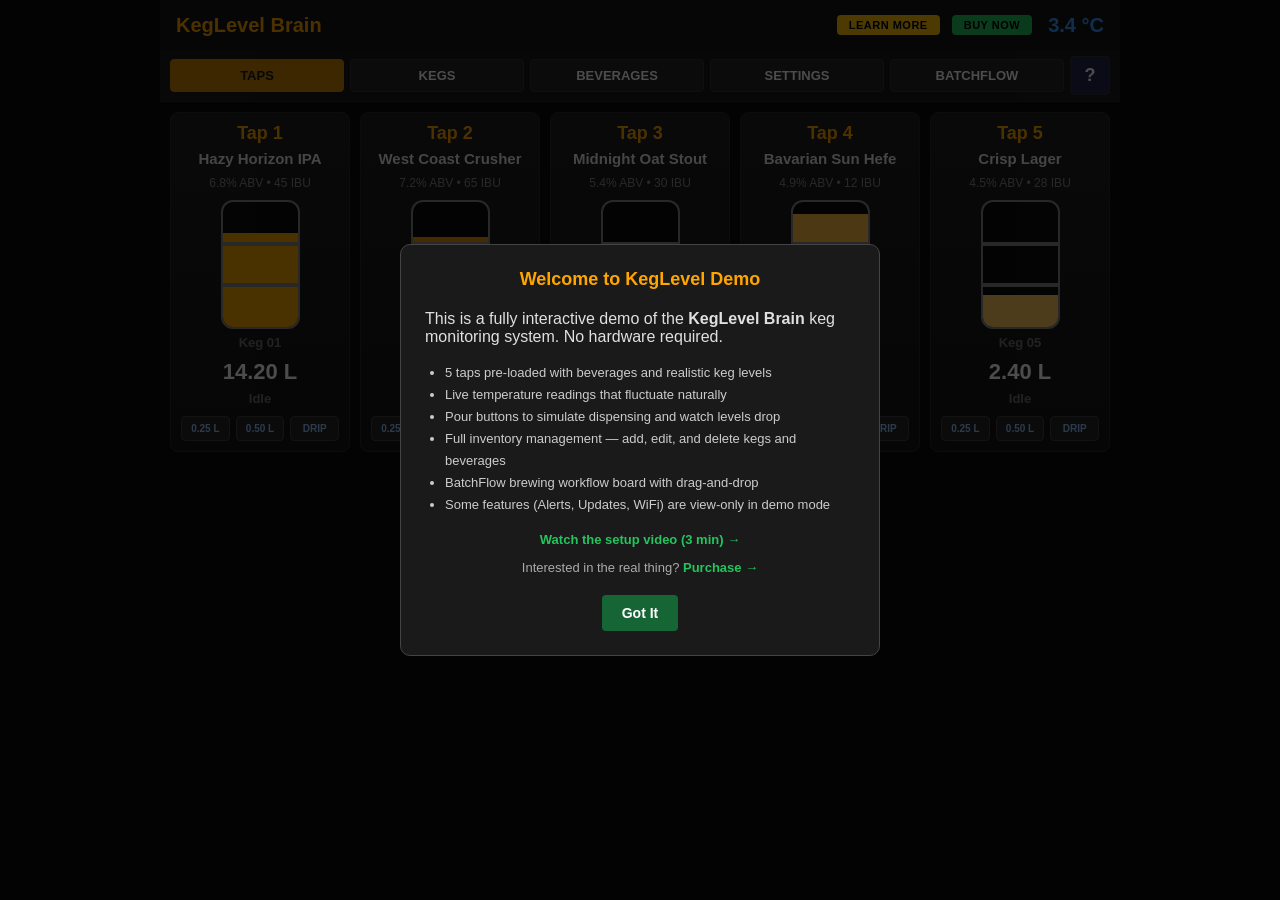
<file: index.html>
<!DOCTYPE html>
<html lang="en">
<head>
  <meta charset="UTF-8">
  <meta name="viewport" content="width=device-width, initial-scale=1.0">
  <title>KegLevel Demo</title>
  <link rel="icon" href="assets/beer-keg.ico" type="image/x-icon">
  <link rel="icon" href="assets/beer-keg.png" type="image/png" sizes="32x32">
  <link rel="apple-touch-icon" href="assets/beer-keg.png">
  <link rel="stylesheet" href="style.css">
</head>
<body>
  <div id="app">
    <!-- Main header -->
    <header class="main-header">
      <h1 id="brand">KegLevel Brain</h1>
      <div class="demo-badges-row">
        <a class="btn-learn-more" href="https://www.youtube.com/watch?v=PLACEHOLDER" target="_blank">LEARN MORE</a>
        <a class="btn-purchase" href="https://keglevelmonitor.github.io/keglevel-demo/purchase.html" target="_blank">BUY NOW</a>
      </div>
      <span id="temp" class="temp"></span>
    </header>
    <input type="hidden" id="pico-ip" />

    <!-- Top navigation -->
    <nav class="top-nav">
      <button id="btn-nav-taps" class="nav-btn active">TAPS</button>
      <button id="btn-nav-kegs" class="nav-btn">KEGS</button>
      <button id="btn-nav-beverages" class="nav-btn">BEVERAGES</button>
      <button id="btn-nav-settings" class="nav-btn">SETTINGS</button>
      <button id="btn-batchflow" class="nav-btn">BATCHFLOW</button>
      <button class="help-btn" title="Help">?</button>
    </nav>

    <!-- Dashboard screen -->
    <main id="dashboard-screen" class="screen">
      <div class="tap-grid" id="tap-grid"><!-- Tap cards rendered by JS --></div>
    </main>

    <!-- Kegs screen -->
    <main id="kegs-screen" class="screen hidden">
      <header class="screen-header">
        <h2>Kegs</h2>
      </header>
      <div class="sub-action-bar">
        <button id="btn-add-keg" class="sub-btn sub-btn-green">+ ADD NEW</button>
      </div>
      <div class="screen-content">
        <div class="list-header list-header-kegs">
          <span>Keg Name</span>
          <span>Contents</span>
          <span>Tap</span>
          <span>Actions</span>
        </div>
        <div id="keg-list" class="list-body"><!-- Rendered by JS --></div>
      </div>
    </main>

    <!-- Beverages screen -->
    <main id="beverages-screen" class="screen hidden">
      <header class="screen-header">
        <h2>Beverages</h2>
      </header>
      <div class="sub-action-bar">
        <button id="btn-add-beverage" class="sub-btn sub-btn-green">+ ADD NEW</button>
      </div>
      <div class="screen-content">
        <div class="list-header list-header-bevs">
          <span>Beverage Name</span>
          <span>ABV</span>
          <span>IBU</span>
          <span>SRM</span>
          <span>Actions</span>
        </div>
        <div id="beverage-list" class="list-body"><!-- Rendered by JS --></div>
      </div>
    </main>

    <!-- Edit modals -->
    <div id="modal-keg" class="modal hidden">
      <div class="modal-content">
        <div class="modal-loading-overlay"><div class="modal-loading-spinner"></div></div>
        <h3 id="modal-keg-title">Edit Keg</h3>
        <form id="form-keg">
          <input type="hidden" id="keg-id" />
          <label>Name</label>
          <input type="text" id="keg-name" class="keg-name-input" maxlength="24" autocomplete="off" />
          <label>Beverage</label>
          <select id="keg-beverage"></select>
          <div class="keg-form-row">
            <div class="keg-field">
              <label>Empty Weight (Tare) (<span id="tare-unit">kg</span>)</label>
              <input type="number" id="keg-tare" min="0" max="20" step="0.1" value="4.5" inputmode="decimal" />
            </div>
            <div class="keg-field">
              <label>Max Capacity (<span id="max-cap-unit">L</span>)</label>
              <input type="number" id="keg-max-capacity" min="0" max="60" step="0.1" value="19" inputmode="decimal" />
            </div>
          </div>
          <div class="keg-form-row">
            <div class="keg-field">
              <label>Filled Weight (Total) (<span id="total-weight-unit">kg</span>)</label>
              <input type="number" id="keg-total-weight" min="0" max="80" step="0.1" value="23.5" inputmode="decimal" />
            </div>
            <div class="keg-field">
              <label>Volume at Fill <span class="calc-hint">(calc @ 1.014 SG)</span></label>
              <p id="keg-volume-at-fill" class="keg-calc-readonly">0.00 L</p>
            </div>
          </div>
          <label>Tap</label>
          <select id="keg-tap">
            <option value="-1">Unassigned</option>
            <option value="0">Tap 1</option>
            <option value="1">Tap 2</option>
            <option value="2">Tap 3</option>
            <option value="3">Tap 4</option>
            <option value="4">Tap 5</option>
          </select>
          <div class="modal-actions">
            <button type="button" class="btn-cancel">Cancel</button>
            <button type="submit" class="btn-save">Save</button>
          </div>
        </form>
      </div>
    </div>

    <div id="modal-beverage" class="modal hidden">
      <div class="modal-content">
        <div class="modal-loading-overlay"><div class="modal-loading-spinner"></div></div>
        <h3 id="modal-beverage-title">Edit Beverage</h3>
        <form id="form-beverage">
          <input type="hidden" id="bev-id" />
          <label>Name</label>
          <input type="text" id="bev-name" required placeholder="American IPA" />
          <label>ABV</label>
          <input type="number" id="bev-abv" min="0" max="20" step="0.1" placeholder="6.5" />
          <label>IBU</label>
          <input type="number" id="bev-ibu" min="0" max="120" step="1" placeholder="55" />
          <label>Color (SRM)</label>
          <div class="bev-srm-row">
            <input type="number" id="bev-srm" min="0" max="40" step="1" placeholder="5" inputmode="numeric" />
            <div id="bev-srm-swatch" class="bev-srm-swatch" title="Beer color preview"></div>
          </div>
          <div class="modal-actions">
            <button type="button" class="btn-cancel">Cancel</button>
            <button type="submit" class="btn-save">Save</button>
          </div>
        </form>
      </div>
    </div>

    <!-- Select Keg for Tap modal -->
    <div id="modal-tap-select" class="modal hidden">
      <div class="modal-content modal-tap-select">
        <div class="modal-loading-overlay"><div class="modal-loading-spinner"></div></div>
        <h3 id="tap-select-title">Select Keg for Tap 1</h3>
        <div id="tap-select-list" class="tap-select-list"></div>
        <button id="tap-select-cancel" class="btn-cancel tap-select-cancel">Cancel</button>
      </div>
    </div>


    <!-- Calibrate sub-modal (Keg Kicked) -->
    <div id="modal-calibrate" class="modal hidden">
      <div class="modal-content">
        <div class="modal-loading-overlay"><div class="modal-loading-spinner"></div></div>
        <h3 id="calibrate-title">Calibration Data</h3>
        <div class="calibrate-grid">
          <span>Starting Volume:</span><span id="cal-start-vol">—</span>
          <span>Total Pulses:</span><span id="cal-total-pulses">—</span>
          <span>Current K-Factor:</span><span id="cal-old-k">—</span>
          <span class="cal-new-label">CALCULATED NEW K-FACTOR:</span><span id="cal-new-k" class="cal-new-value">—</span>
        </div>
        <label class="cal-confirm-label">
          <input type="checkbox" id="cal-confirm-chk" />
          This keg is empty and was fully dispensed from this tap.
        </label>
        <div class="modal-actions">
          <button type="button" class="btn-cancel" id="cal-cancel">Cancel</button>
          <button type="button" class="btn-save" id="cal-save">SAVE CALIBRATION & RESET</button>
        </div>
      </div>
    </div>

    <!-- Mark Empty sub-modal -->
    <div id="modal-mark-empty" class="modal hidden">
      <div class="modal-content">
        <div class="modal-loading-overlay"><div class="modal-loading-spinner"></div></div>
        <h3>Mark Keg Empty</h3>
        <p>Zero this keg's volume and assign Empty?</p>
        <p id="mark-empty-keg-name" class="keg-name-highlight"></p>
        <div class="modal-actions">
          <button type="button" class="btn-cancel" id="mark-empty-cancel">Cancel</button>
          <button type="button" class="btn-save" id="mark-empty-confirm">Confirm</button>
        </div>
      </div>
    </div>

    <!-- Settings screen -->
    <main id="settings-screen" class="screen hidden">
      <header class="settings-header">
        <h2>Settings</h2>
      </header>
      <div class="settings-tabs">
        <button class="settings-tab-btn active" data-settings-tab="system">SYSTEM</button>
        <button class="settings-tab-btn" data-settings-tab="alerts">NOTIFICATIONS</button>
        <button class="settings-tab-btn" data-settings-tab="updates">UPDATES</button>
        <button class="settings-tab-btn" data-settings-tab="about">ABOUT</button>
        <button class="settings-tab-btn" data-settings-tab="calibration">CALIBRATION</button>
        <button class="settings-tab-btn" data-settings-tab="logs">LOGS</button>
      </div>
      <div id="settings-sub-actions" class="sub-action-bar hidden">
        <button id="settings-alerts-test" class="sub-btn hidden" disabled>TEST SEND</button>
        <button id="settings-check" class="sub-btn hidden" disabled>CHECK</button>
        <button id="settings-install" class="sub-btn hidden" disabled>INSTALL</button>
        <button id="settings-restart" class="sub-btn sub-btn-reload hidden" disabled>RELOAD</button>
        <button id="settings-cal-save" class="sub-btn hidden" disabled>SAVE CALIBRATION</button>
        <button id="settings-cal-reset" class="sub-btn hidden">RESET PULSES</button>
        <button id="settings-cal-default" class="sub-btn hidden" disabled>SET TO DEFAULT</button>
        <button id="settings-log-download" class="sub-btn hidden">DOWNLOAD CSV</button>
        <button id="settings-log-clear" class="sub-btn sub-btn-red hidden">CLEAR LOG</button>
      </div>
      <div class="settings-content">
        <!-- SYSTEM tab -->
        <div id="settings-system" class="settings-pane active">
          <div class="system-section">
            <div class="system-row">
              <label for="active-taps">Active Taps</label>
              <select id="active-taps" title="Number of active taps">
                <option value="1">1</option>
                <option value="2">2</option>
                <option value="3">3</option>
                <option value="4">4</option>
                <option value="5" selected>5</option>
              </select>
            </div>
            <div class="system-row">
              <label for="units">Units</label>
              <select id="units" title="Volume display units">
                <option value="metric" selected>L (Metric)</option>
                <option value="imperial">Gal (Imperial)</option>
              </select>
            </div>
            <div class="system-row">
              <label for="leak-detection">Leak Detection</label>
              <input type="checkbox" id="leak-detection" checked />
            </div>
            <div class="wifi-mode-section demo-disabled">
              <label>Change how the KegLevel Brain web page is accessed.</label>
              <div class="wifi-mode-buttons">
                <button id="btn-enable-wifi" class="btn-wifi-reset" disabled>Enable Network Mode</button>
                <button id="btn-enable-standalone" class="btn-wifi-reset" disabled>Enable Standalone Mode</button>
              </div>
            </div>
          </div>
        </div>
        <!-- ALERTS tab -->
        <div id="settings-alerts" class="settings-pane demo-disabled">
          <div id="ap-alerts-notice" class="ap-mode-notice hidden">
            Notifications are not available because the Pico is in Standalone mode and is not connected to the Internet. To use the notifications feature, you must switch the mode to Network on the System Settings page. The WiFi network must have Internet access, and the Pico must remain in Network mode for the notifications feature to work.
          </div>
          <p class="alerts-note">Note &mdash; Notifications require a free account at mailgun.com. See <strong>?</strong> Help for information and instructions.</p>
          <div class="alerts-section">
            <h3>Mailgun Credentials</h3>
            <label>API Key</label>
            <input type="password" id="alerts-api-key" value="key-demo1234567890" disabled />
            <label>Sandbox Domain</label>
            <input type="text" id="alerts-domain" value="sandbox.mailgun.org" disabled />
            <label>Email Address</label>
            <input type="email" id="alerts-email" value="brewer@example.com" disabled />
          </div>
          <div class="alerts-section">
            <h3>Scheduled Notifications</h3>
            <label>Notification Frequency</label>
            <select id="alerts-frequency" disabled>
              <option value="none">None</option>
              <option value="hourly">Hourly</option>
              <option value="daily" selected>Daily</option>
              <option value="weekly">Weekly</option>
            </select>
            <label class="alerts-sub-label">Include Pour Log Summary</label>
            <div class="alerts-checkbox-group">
              <label class="alerts-checkbox"><input type="checkbox" id="alerts-log-by-day" disabled /> Summary by Day</label>
              <label class="alerts-checkbox"><input type="checkbox" id="alerts-log-by-tap" disabled /> Summary by Tap</label>
              <label class="alerts-checkbox"><input type="checkbox" id="alerts-log-detailed" disabled /> Detailed</label>
            </div>
          </div>
          <div class="alerts-section">
            <h3>Conditional Notifications</h3>
            <label>Low Volume Alert <span id="alerts-low-vol-label">(2.50 L)</span></label>
            <input type="range" id="alerts-low-vol" min="0" max="5" step="0.25" value="2.5" disabled />
            <label>Low Temp Alert <span id="alerts-low-temp-label">(33 °F)</span></label>
            <input type="range" id="alerts-low-temp" min="27" max="45" step="1" value="33" disabled />
            <label>High Temp Alert <span id="alerts-high-temp-label">(45 °F)</span></label>
            <input type="range" id="alerts-high-temp" min="0" max="61" step="1" value="45" disabled />
            <label>Low Gas Alert <span id="alerts-low-gas-label">(OFF)</span></label>
            <input type="range" id="alerts-low-gas" min="0" max="20" step="1" value="0" disabled />
          </div>
        </div>
        <!-- UPDATES tab -->
        <div id="settings-updates" class="settings-pane demo-disabled">
          <div id="ap-updates-notice" class="ap-mode-notice hidden">
            Firmware Updates are not available because the Pico is in Standalone mode and is not connected to the Internet. To update the firmware, you must switch the mode to Network on the System Settings page and the WiFi network must have Internet access.
          </div>
          <p class="updates-version" id="updates-version">Firmware: 1.5.0-demo</p>
          <p class="updates-note" id="updates-note">Web UI is served from the Pico and updates with firmware.</p>
          <pre id="updates-log" class="updates-log">Demo connected. If Pico were connected the current firmware revision would be shown here.</pre>
          <div class="ota-progress-bar">
            <div class="ota-progress-fill" id="ota-progress-fill"></div>
          </div>
        </div>
        <!-- ABOUT tab -->
        <div id="settings-about" class="settings-pane">
          <div class="about-section">
            <h3>KegLevel Brands</h3>
            <p>KettleBrain(c), FermVault(c), KegLevel(c), BatchFlow(c), and TempMonitor(c) names, texts, UI/UX and program code are copyrighted. This material and all components of this program are protected by copyright law. Unauthorized use, duplication, or distribution is strictly prohibited.</p>
          </div>
          <div class="about-section about-support-row">
            <div>
              <h3>Support This App</h3>
              <p>This App took hundreds of hours to develop, test, and optimize. Please consider supporting this App with a donation so continuous improvements can be made. If you wish to receive customer support via email, please make a reasonable donation. Customer support requests without a donation may not be considered.</p>
            </div>
            <img src="assets/support.gif" alt="Support" class="about-support-img" />
          </div>
          <div class="about-section">
            <h3>Acknowledgements</h3>
            <p>Icons created by Pixel Perfect - Flaticon<br><a href="https://www.flaticon.com/free-icons/update" target="_blank" rel="noopener">https://www.flaticon.com/free-icons/update</a></p>
          </div>
        </div>
        <!-- CALIBRATION tab -->
        <div id="settings-calibration" class="settings-pane">
          <p class="cal-instructions" id="cal-instructions">Select a tap for calibration. Pour only from that tap.</p>
          <div class="cal-tap-buttons" id="cal-tap-buttons"></div>
          <div class="cal-main">
            <label>Measured Volume</label>
            <div class="cal-volume-row">
              <button type="button" id="cal-vol-minus" class="btn-cal-adjust">−</button>
              <input type="range" id="cal-vol-slider" min="0" max="1000" step="10" value="0" />
              <button type="button" id="cal-vol-plus" class="btn-cal-adjust">+</button>
            </div>
            <span id="cal-vol-display">0 mL</span>
            <div class="cal-data-row">
              <div class="cal-data-block">
                <label>Pulses</label>
                <span id="cal-pulses" class="cal-pulses">0</span>
              </div>
              <div class="cal-data-block">
                <label>New K-Factor</label>
                <input type="number" id="cal-k-input" min="100" value="2900" disabled />
              </div>
              <div class="cal-data-block">
                <label>Current K-Factor</label>
                <span id="cal-current-k" class="cal-current-k">—</span>
              </div>
            </div>
            <label class="cal-checkbox-label">
              <input type="checkbox" id="cal-deduct-inventory" />
              Deduct volume from Inventory?
            </label>
          </div>
        </div>
        <!-- LOGS tab -->
        <div id="settings-logs" class="settings-pane">
          <div class="log-graph-toggle">
            <button class="log-toggle-btn active" data-view="day">By Day</button>
            <button class="log-toggle-btn" data-view="tap">By Tap</button>
          </div>
          <div id="log-graph" class="log-graph"></div>
          <div class="log-table-wrap">
            <table class="log-table" id="log-table">
              <thead>
                <tr>
                  <th data-sort="timestamp" class="sortable sort-active sort-desc">Date/Time</th>
                  <th data-sort="tap_index" class="sortable">Tap</th>
                  <th data-sort="keg_name" class="sortable">Keg</th>
                  <th data-sort="beverage_name" class="sortable">Beverage</th>
                  <th data-sort="volume_liters" class="sortable">Volume</th>
                  <th data-sort="duration_s" class="sortable">Duration</th>
                </tr>
              </thead>
              <tbody id="log-tbody"></tbody>
            </table>
          </div>
        </div>
      </div>
    </main>

    <!-- WiFi mode switch confirm modal -->
    <div id="modal-wifi-reset" class="modal hidden">
      <div class="modal-content modal-confirm">
        <p id="wifi-reset-msg"></p>
        <p style="color:#ffc107;font-size:13px">The Pico will reboot immediately.</p>
        <div class="modal-actions">
          <button type="button" class="btn-cancel" id="btn-wifi-reset-cancel">Cancel</button>
          <button type="button" class="btn-delete" id="btn-wifi-reset-confirm">Switch &amp; Reboot</button>
        </div>
      </div>
    </div>

    <!-- Beverage in-use info modal -->
    <div id="modal-bev-in-use" class="modal hidden">
      <div class="modal-content modal-confirm">
        <p id="bev-in-use-text"></p>
        <div class="modal-actions">
          <button type="button" class="btn-save" id="btn-bev-in-use-ok">OK</button>
        </div>
      </div>
    </div>

    <!-- Confirm delete modal -->
    <div id="modal-confirm" class="modal hidden">
      <div class="modal-content modal-confirm">
        <p id="modal-confirm-text">Are you sure?</p>
        <div class="modal-actions">
          <button type="button" class="btn-cancel">Cancel</button>
          <button type="button" id="btn-confirm-delete" class="btn-delete">Delete</button>
        </div>
      </div>
    </div>

    <!-- Confirm clear log modal -->
    <div id="modal-clear-log" class="modal hidden">
      <div class="modal-content modal-confirm">
        <p>Clear the entire pour log? This cannot be undone.</p>
        <div class="modal-actions">
          <button type="button" class="btn-cancel" id="btn-clear-log-cancel">Cancel</button>
          <button type="button" class="btn-delete" id="btn-clear-log-confirm">Clear</button>
        </div>
      </div>
    </div>

    <!-- Demo splash modal -->
    <div id="modal-demo-splash" class="modal">
      <div class="modal-content modal-splash">
        <h3>Welcome to KegLevel Demo</h3>
        <p>This is a fully interactive demo of the <strong>KegLevel Brain</strong> keg monitoring system. No hardware required.</p>
        <ul class="splash-list">
          <li>5 taps pre-loaded with beverages and realistic keg levels</li>
          <li>Live temperature readings that fluctuate naturally</li>
          <li>Pour buttons to simulate dispensing and watch levels drop</li>
          <li>Full inventory management &mdash; add, edit, and delete kegs and beverages</li>
          <li>BatchFlow brewing workflow board with drag-and-drop</li>
          <li>Some features (Alerts, Updates, WiFi) are view-only in demo mode</li>
        </ul>
        <p class="splash-cta"><a href="https://www.youtube.com/watch?v=PLACEHOLDER" target="_blank">Watch the setup video (3 min) &rarr;</a></p>
        <p class="splash-cta">Interested in the real thing? <a href="https://keglevelmonitor.github.io/keglevel-demo/purchase.html" target="_blank">Purchase &rarr;</a></p>
        <div class="modal-actions">
          <button type="button" class="btn-save" id="btn-splash-dismiss">Got It</button>
        </div>
      </div>
    </div>

  </div>
  <script src="mock-api.js"></script>
  <script src="app.js"></script>
</body>
</html>
</file>
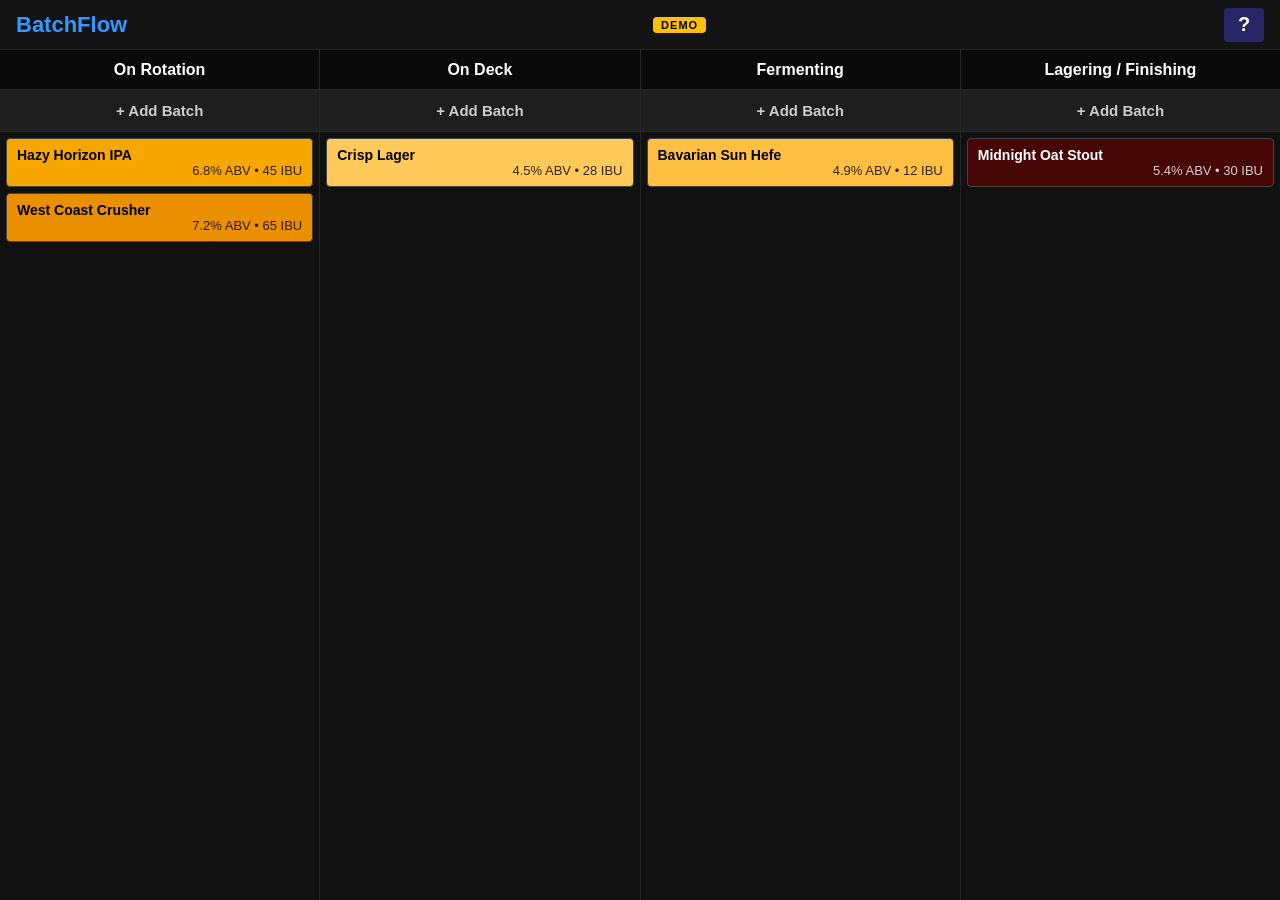
<file: batchflow.html>
<!DOCTYPE html>
<html lang="en">
<head>
  <meta charset="UTF-8" />
  <meta name="viewport" content="width=device-width, initial-scale=1.0" />
  <title>BatchFlow Demo</title>
  <link rel="icon" href="assets/batchflow.ico" type="image/x-icon" />
  <link rel="icon" href="assets/batchflow.png" type="image/png" sizes="32x32" />
  <link rel="apple-touch-icon" href="assets/batchflow.png" />
  <link rel="stylesheet" href="batchflow.css" />
</head>
<body>

  <!-- Title bar -->
  <header class="bf-header">
    <h1 class="bf-title">BatchFlow</h1>
    <span class="demo-badge">DEMO</span>
    <button class="bf-help-btn" id="btn-help" title="Help">?</button>
  </header>


  <!-- Column board -->
  <main class="bf-board" id="board">
    <!-- Columns rendered by JS -->
  </main>

  <!-- Trash dock (visible during drag) -->
  <div class="bf-trash" id="trash-dock">
    <span class="bf-trash-label">Remove</span>
  </div>

  <!-- Help overlay -->
  <div class="bf-overlay" id="help-overlay" style="display:none;">
    <div class="bf-overlay-content">
      <div class="bf-overlay-header">
        <h2>BatchFlow Help</h2>
        <button class="bf-overlay-close" id="btn-help-close">&times;</button>
      </div>
      <div class="bf-overlay-body" id="help-body">
        <h3>Getting Started</h3>
        <p>BatchFlow is a brewing workflow board. Organize your batches across four stages:</p>
        <ul>
          <li><strong>Rotation</strong> &mdash; recipes you brew regularly</li>
          <li><strong>On Deck</strong> &mdash; next up to brew</li>
          <li><strong>Fermenting</strong> &mdash; currently in the fermenter</li>
          <li><strong>Finishing</strong> &mdash; conditioning, lagering, or carbonating</li>
        </ul>

        <h3>Adding Batches</h3>
        <p>Click <strong>+ Add Batch</strong> at the top of any column to select a beverage from your library. If the beverage doesn't exist yet, click <strong>+ New Beverage</strong> to create one.</p>

        <h3>Moving Batches</h3>
        <p>Drag a batch card from one column to another. Drop it between existing cards to control the order. You can also drag to the red <strong>Remove</strong> dock at the bottom to remove a batch from the board.</p>

        <h3>Columns</h3>
        <p>Click a column header to collapse or expand it. Double-click the header to rename the column.</p>

        <h3>Editing Beverages</h3>
        <p>Click the pencil icon on a batch card to edit the beverage details (name, ABV, IBU, SRM). Changes are saved to the Pico and reflected everywhere.</p>
      </div>
    </div>
  </div>

  <!-- Confirm remove dialog -->
  <div class="bf-overlay" id="confirm-overlay" style="display:none;">
    <div class="bf-confirm-dialog">
      <p id="confirm-msg">Remove this batch?</p>
      <div class="bf-confirm-buttons">
        <button class="bf-btn bf-btn-cancel" id="btn-confirm-cancel">CANCEL</button>
        <button class="bf-btn bf-btn-danger" id="btn-confirm-ok">REMOVE</button>
      </div>
    </div>
  </div>

  <script src="mock-api.js"></script>
  <script src="batchflow.js"></script>
</body>
</html>
</file>
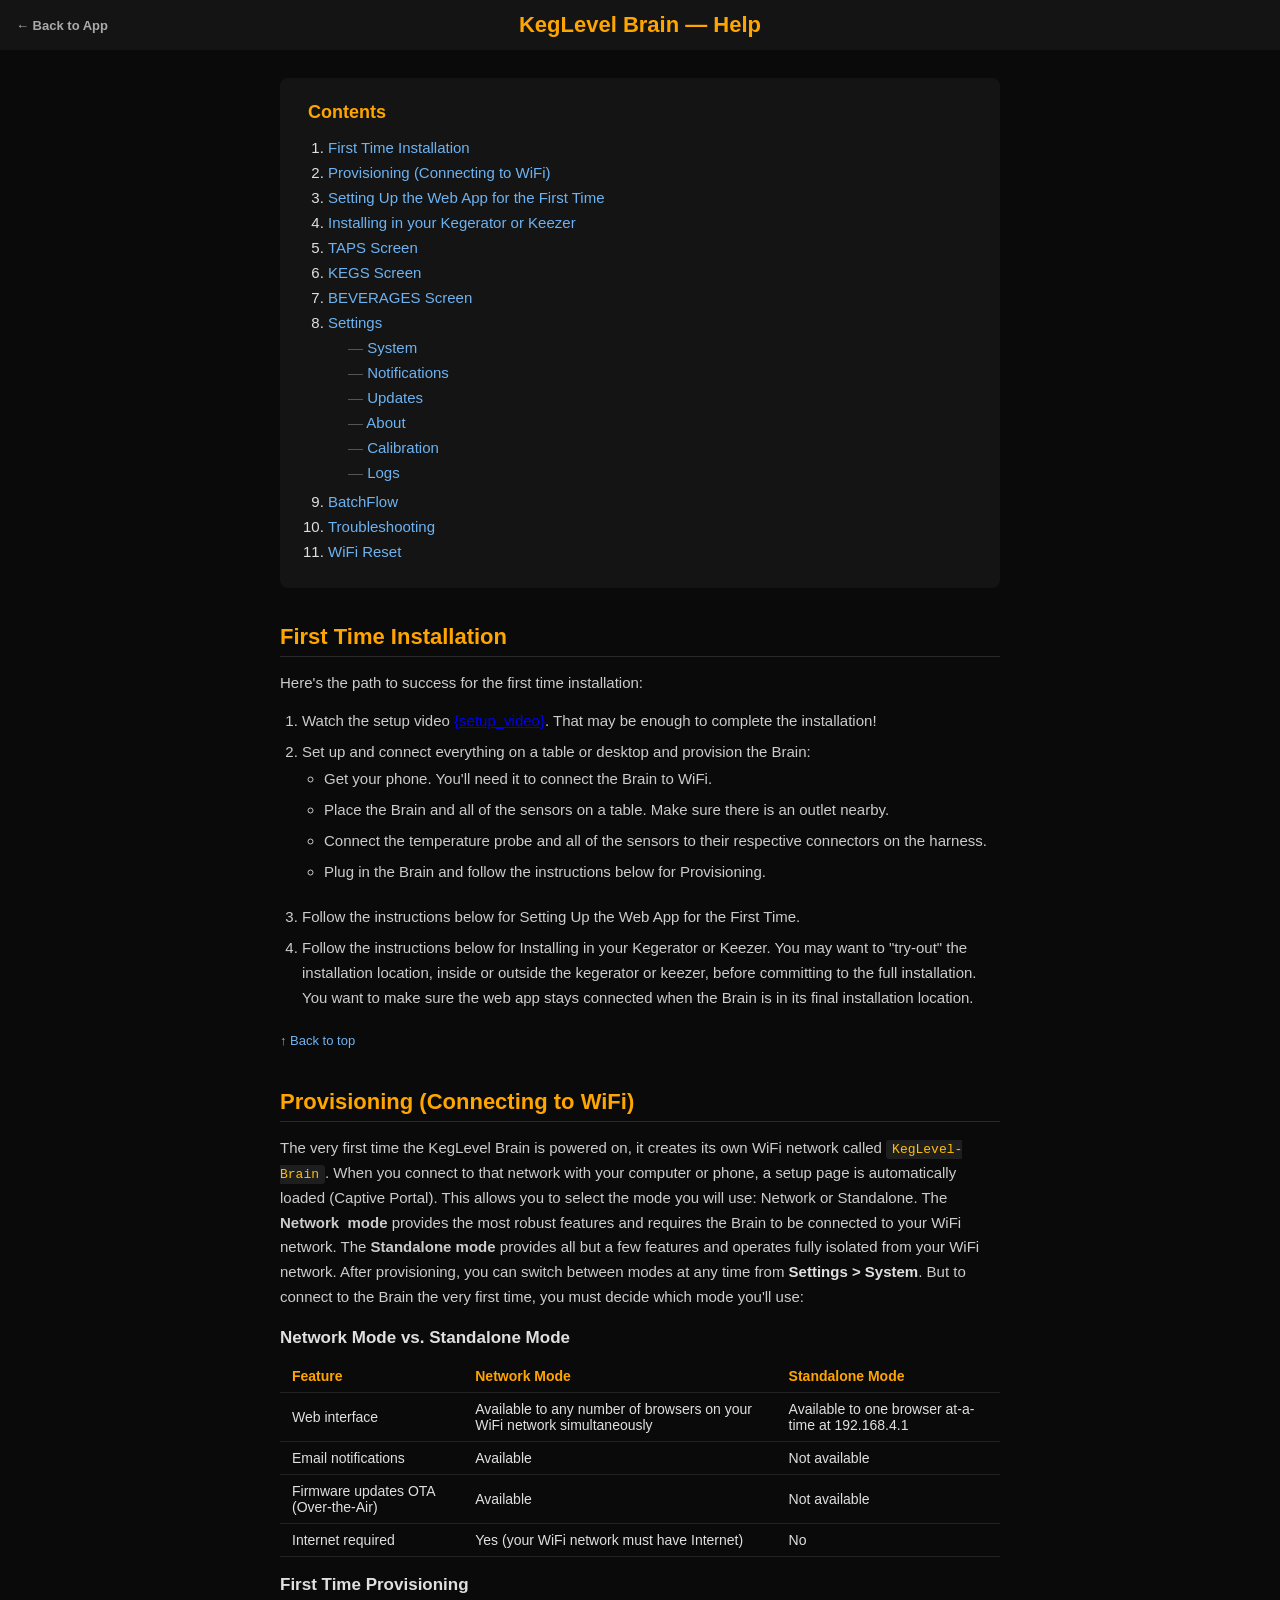
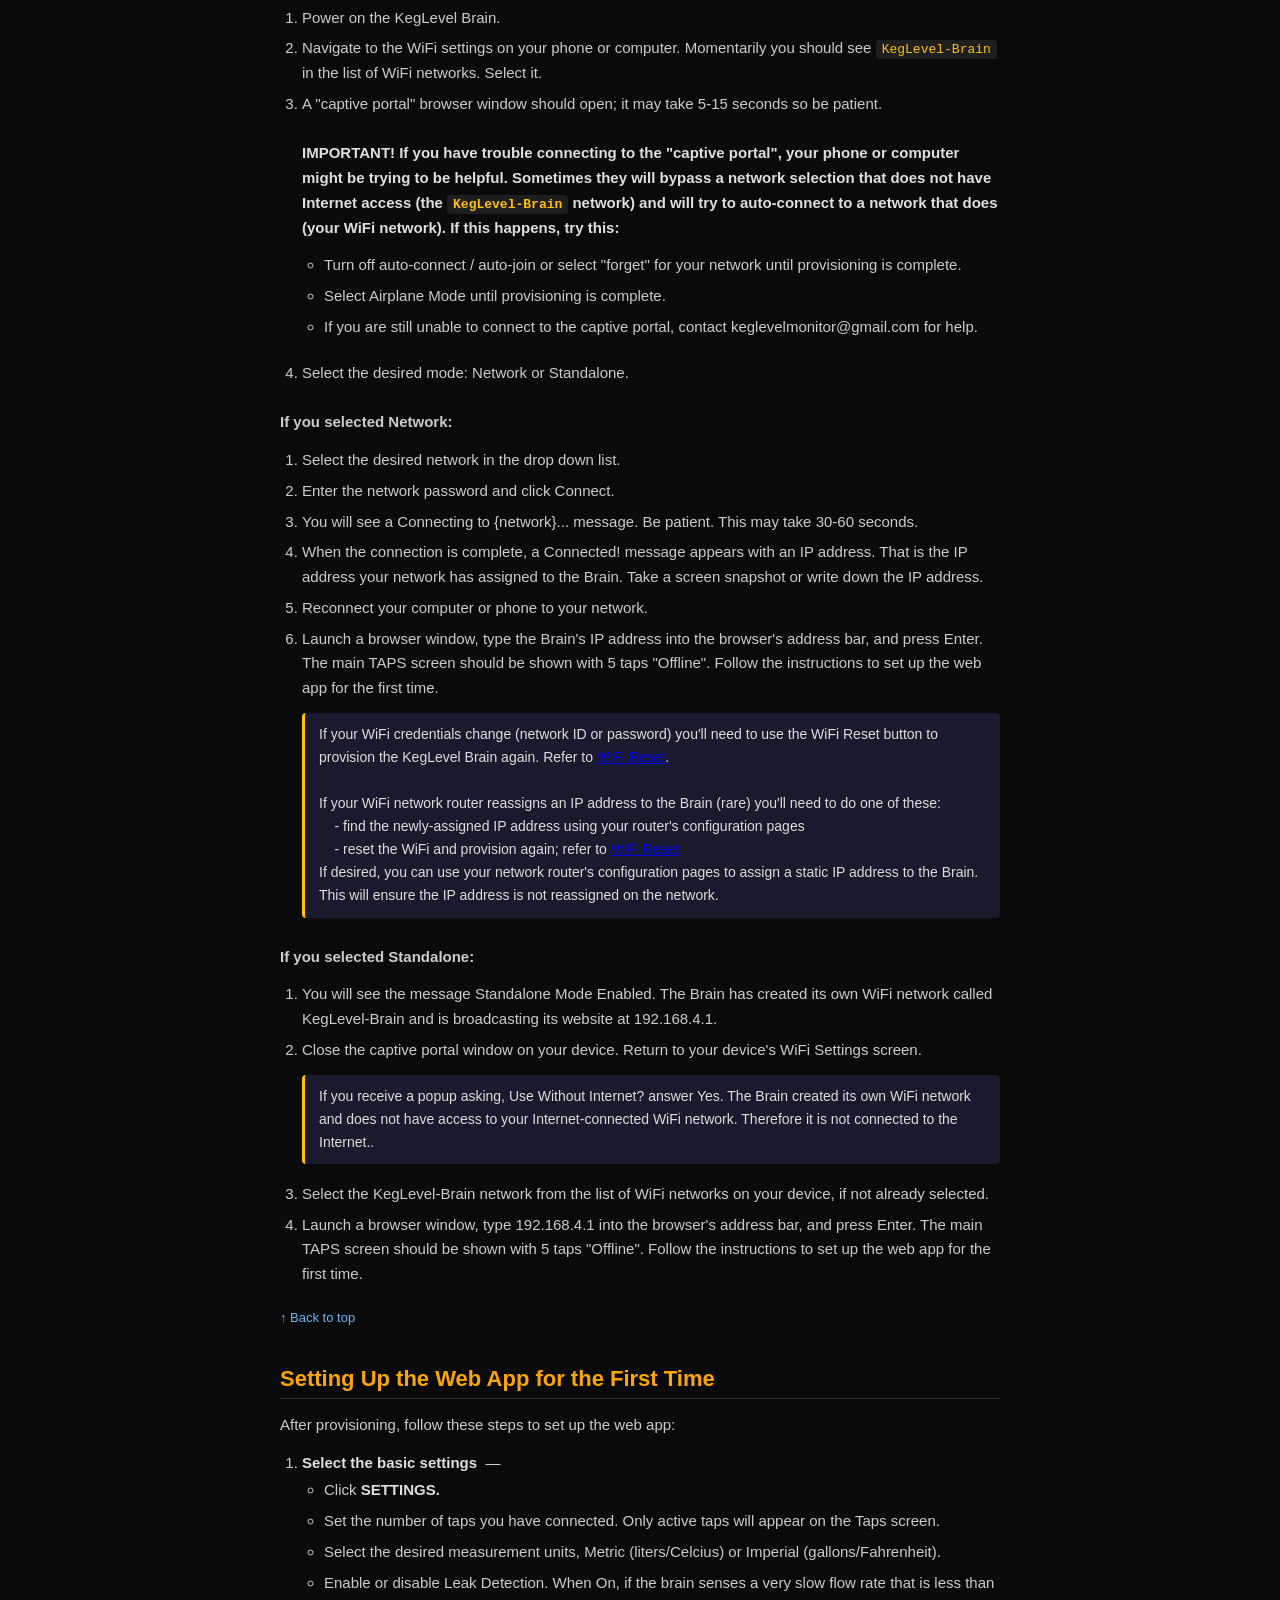
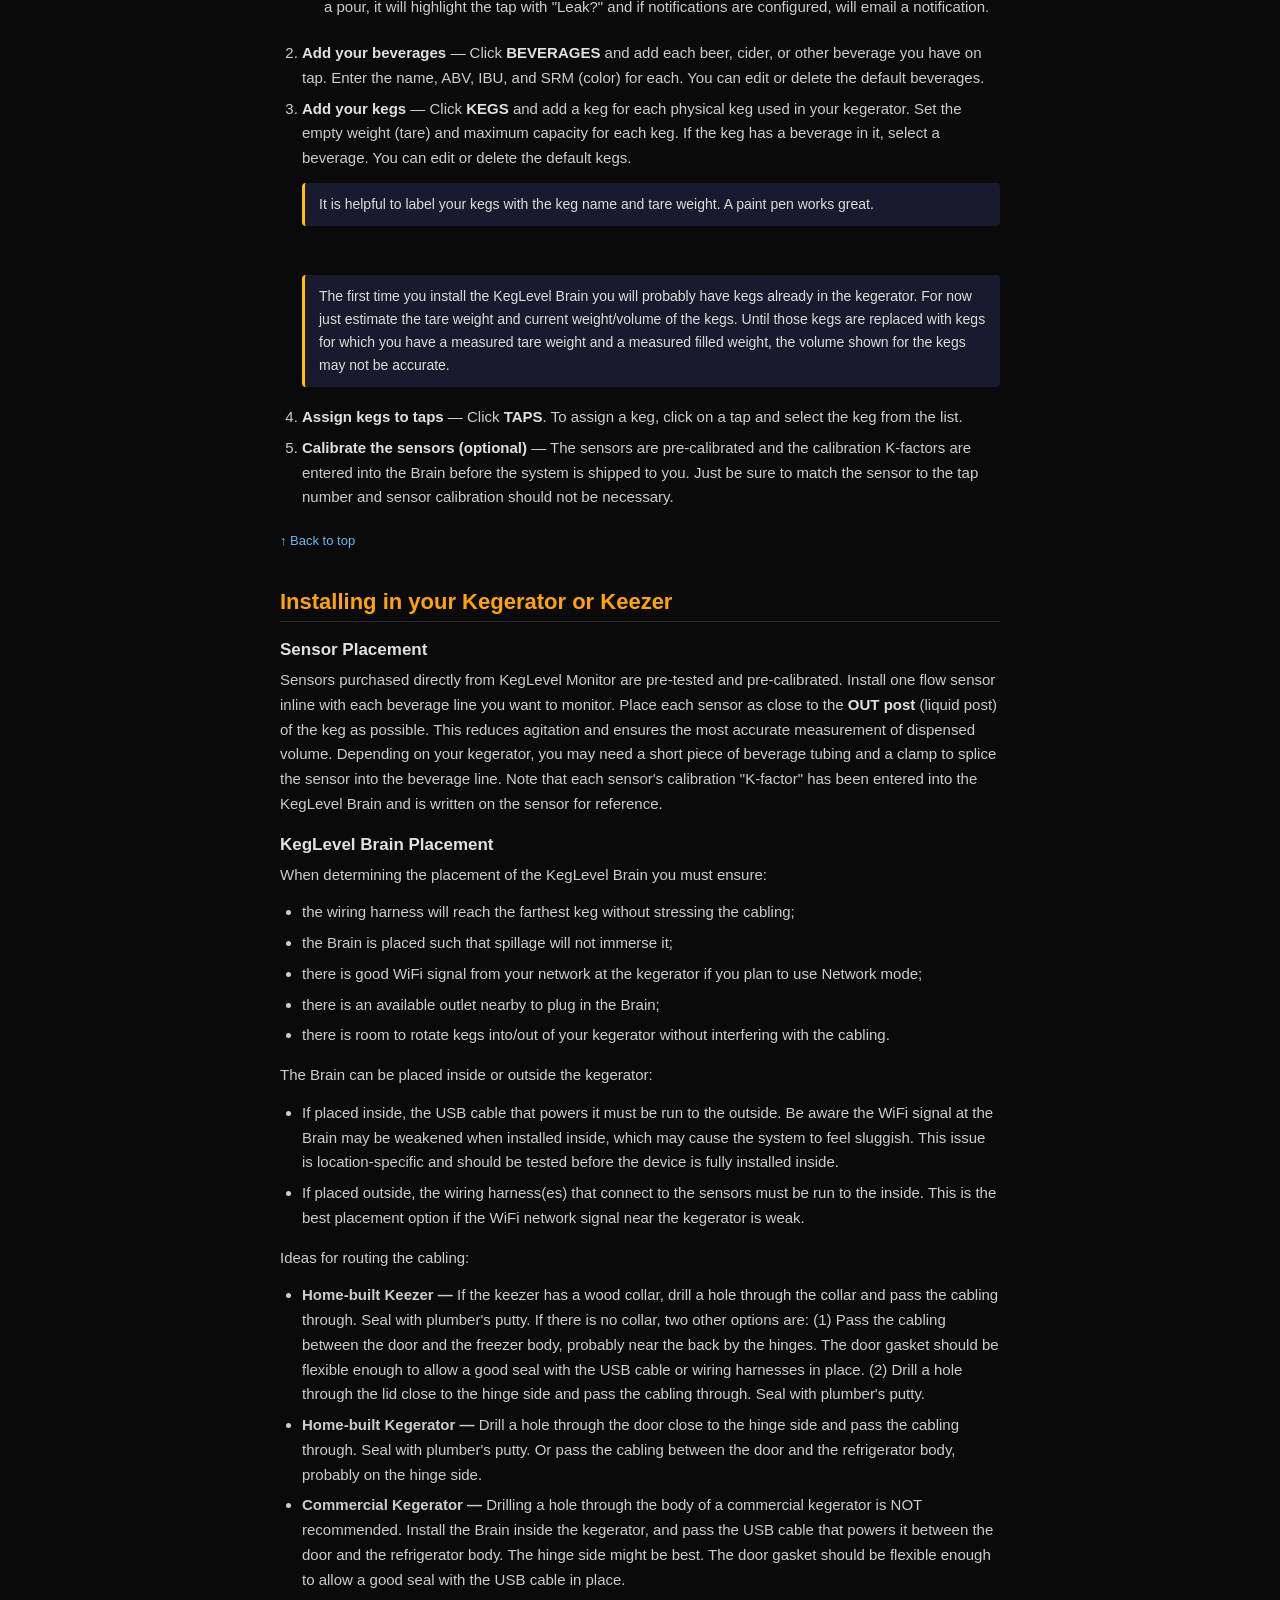
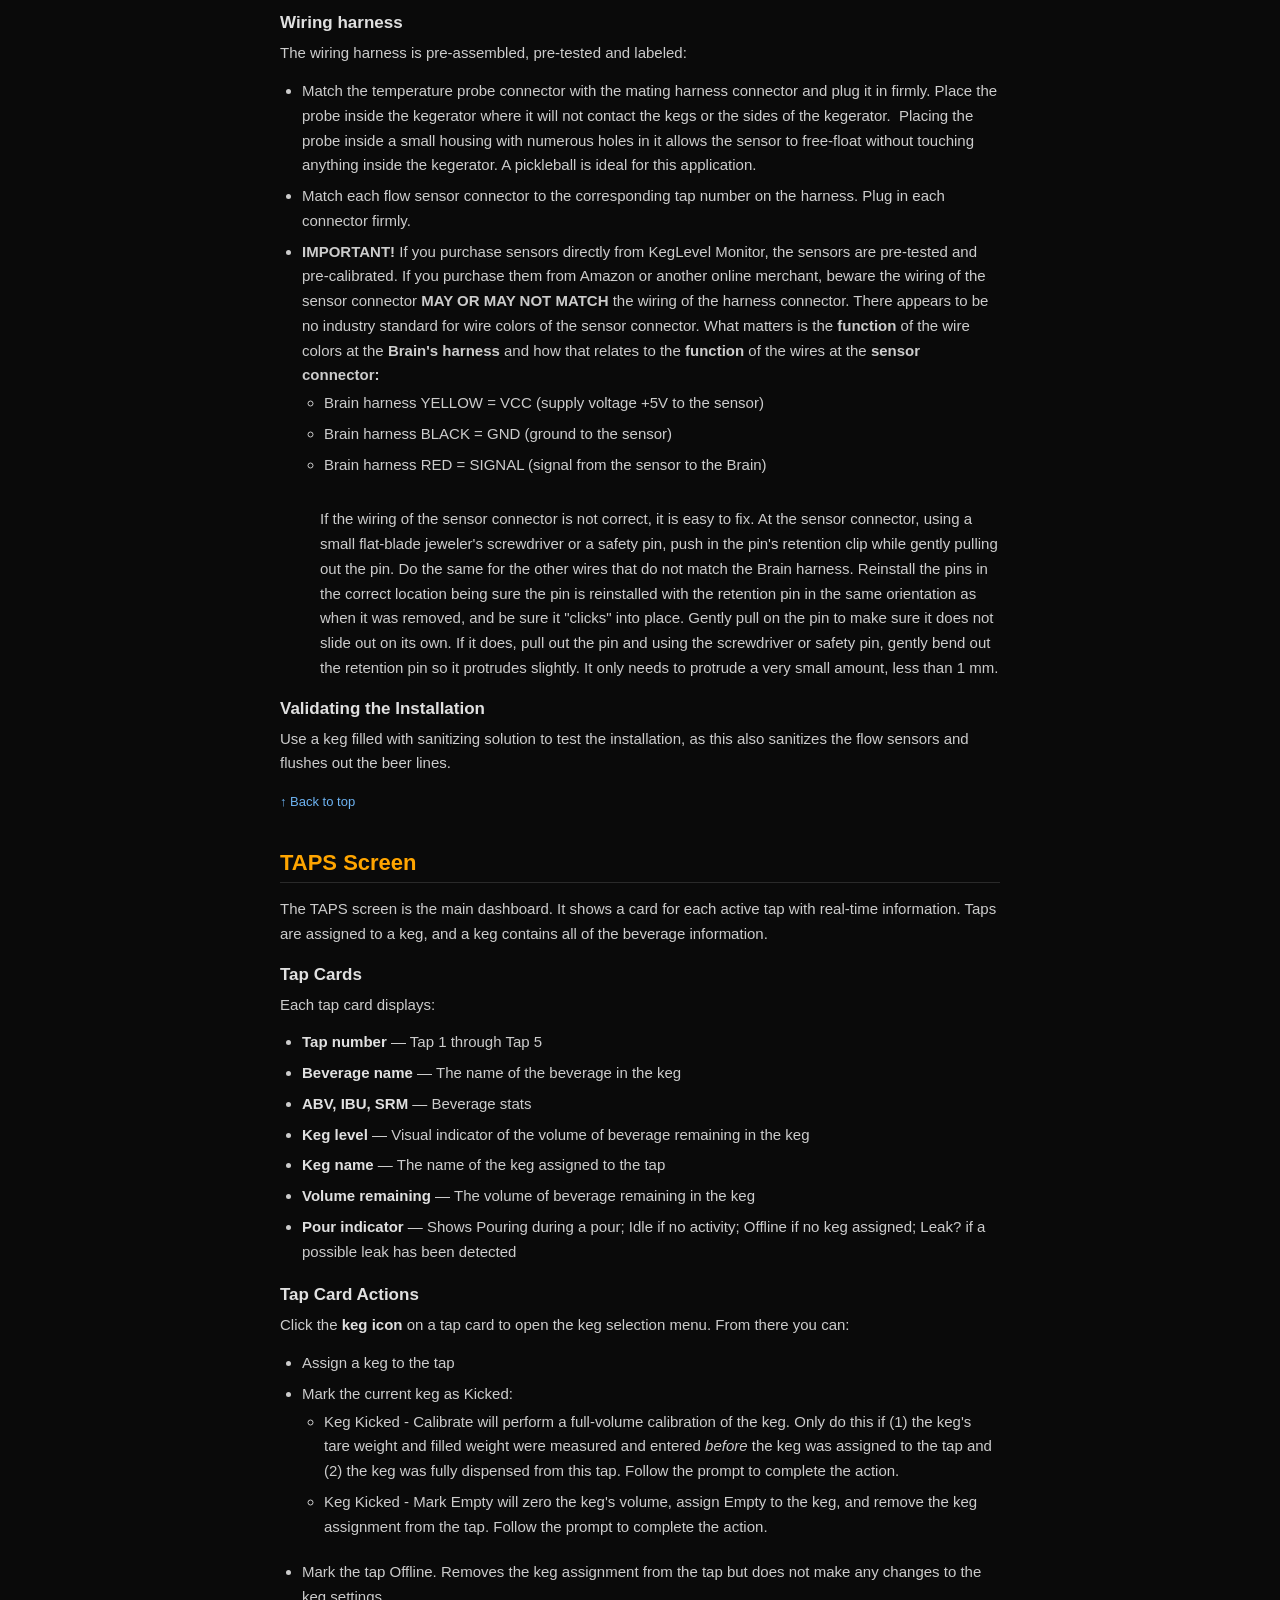
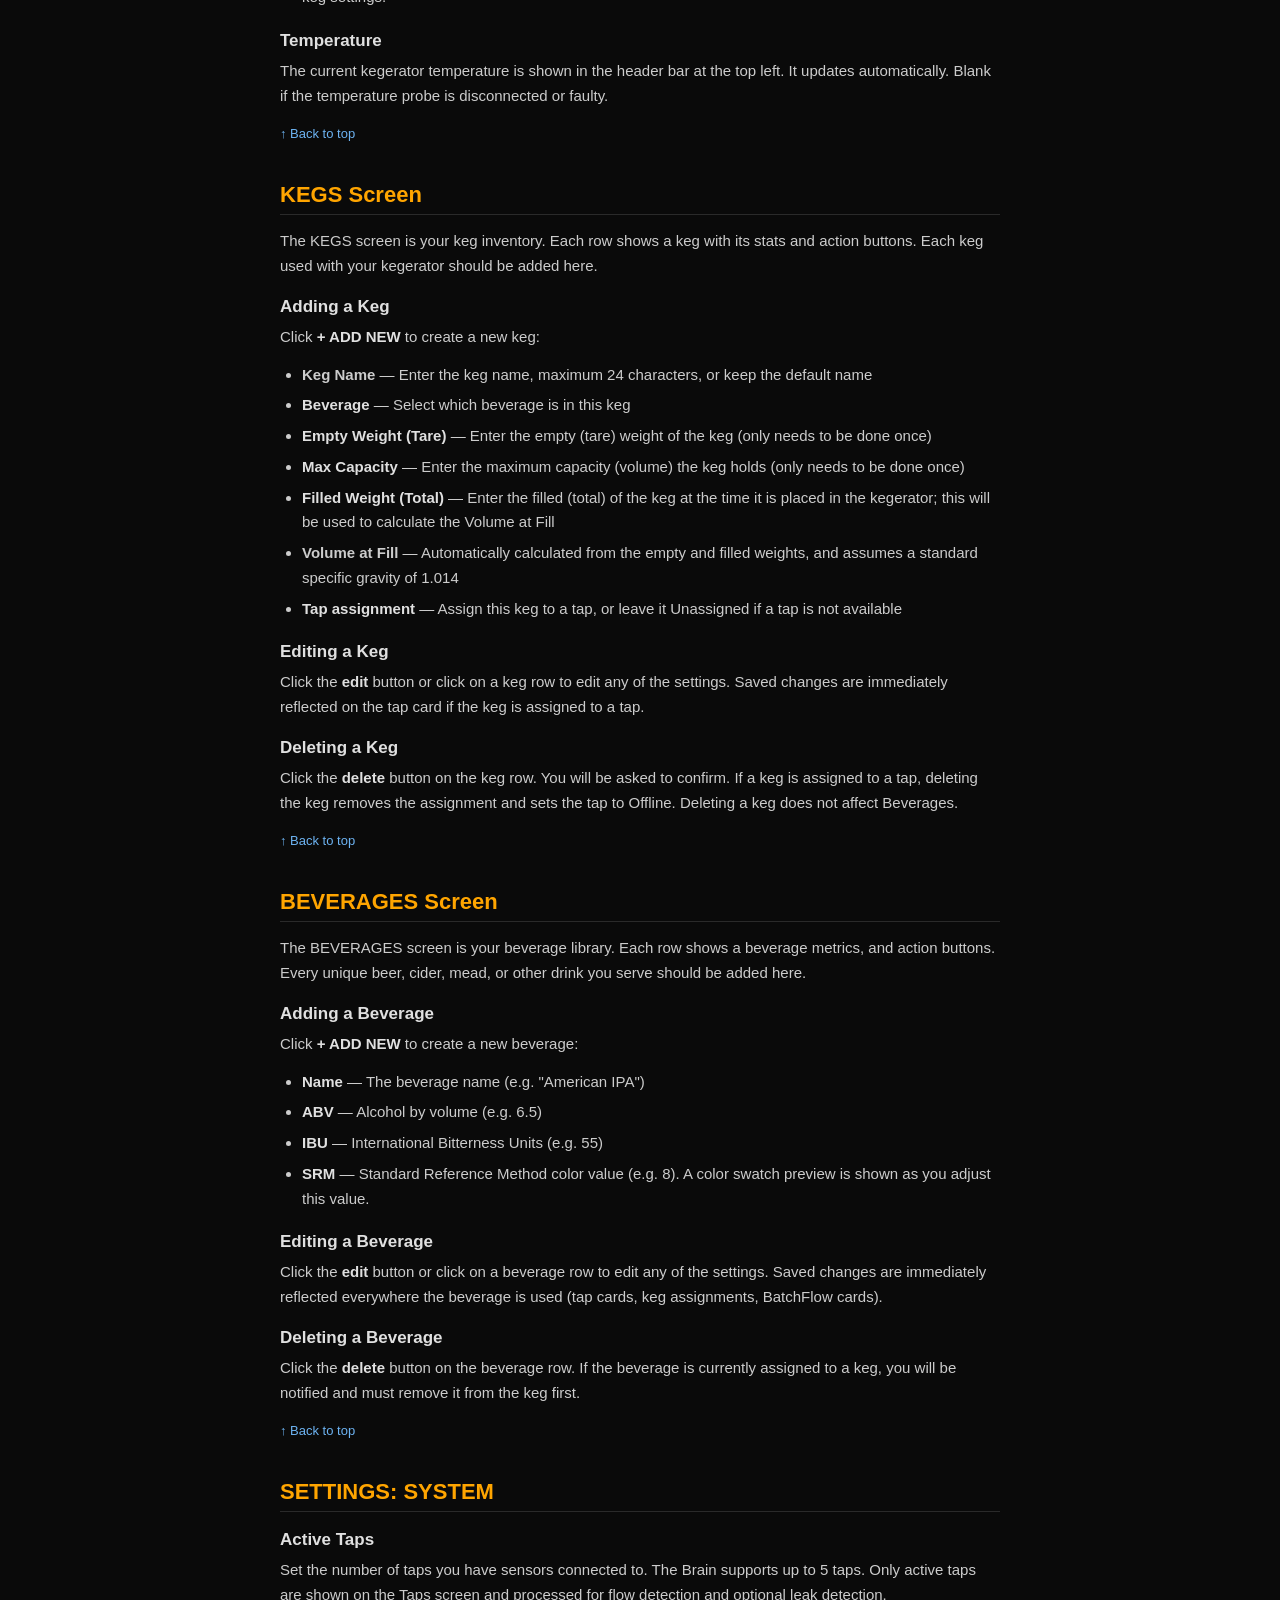
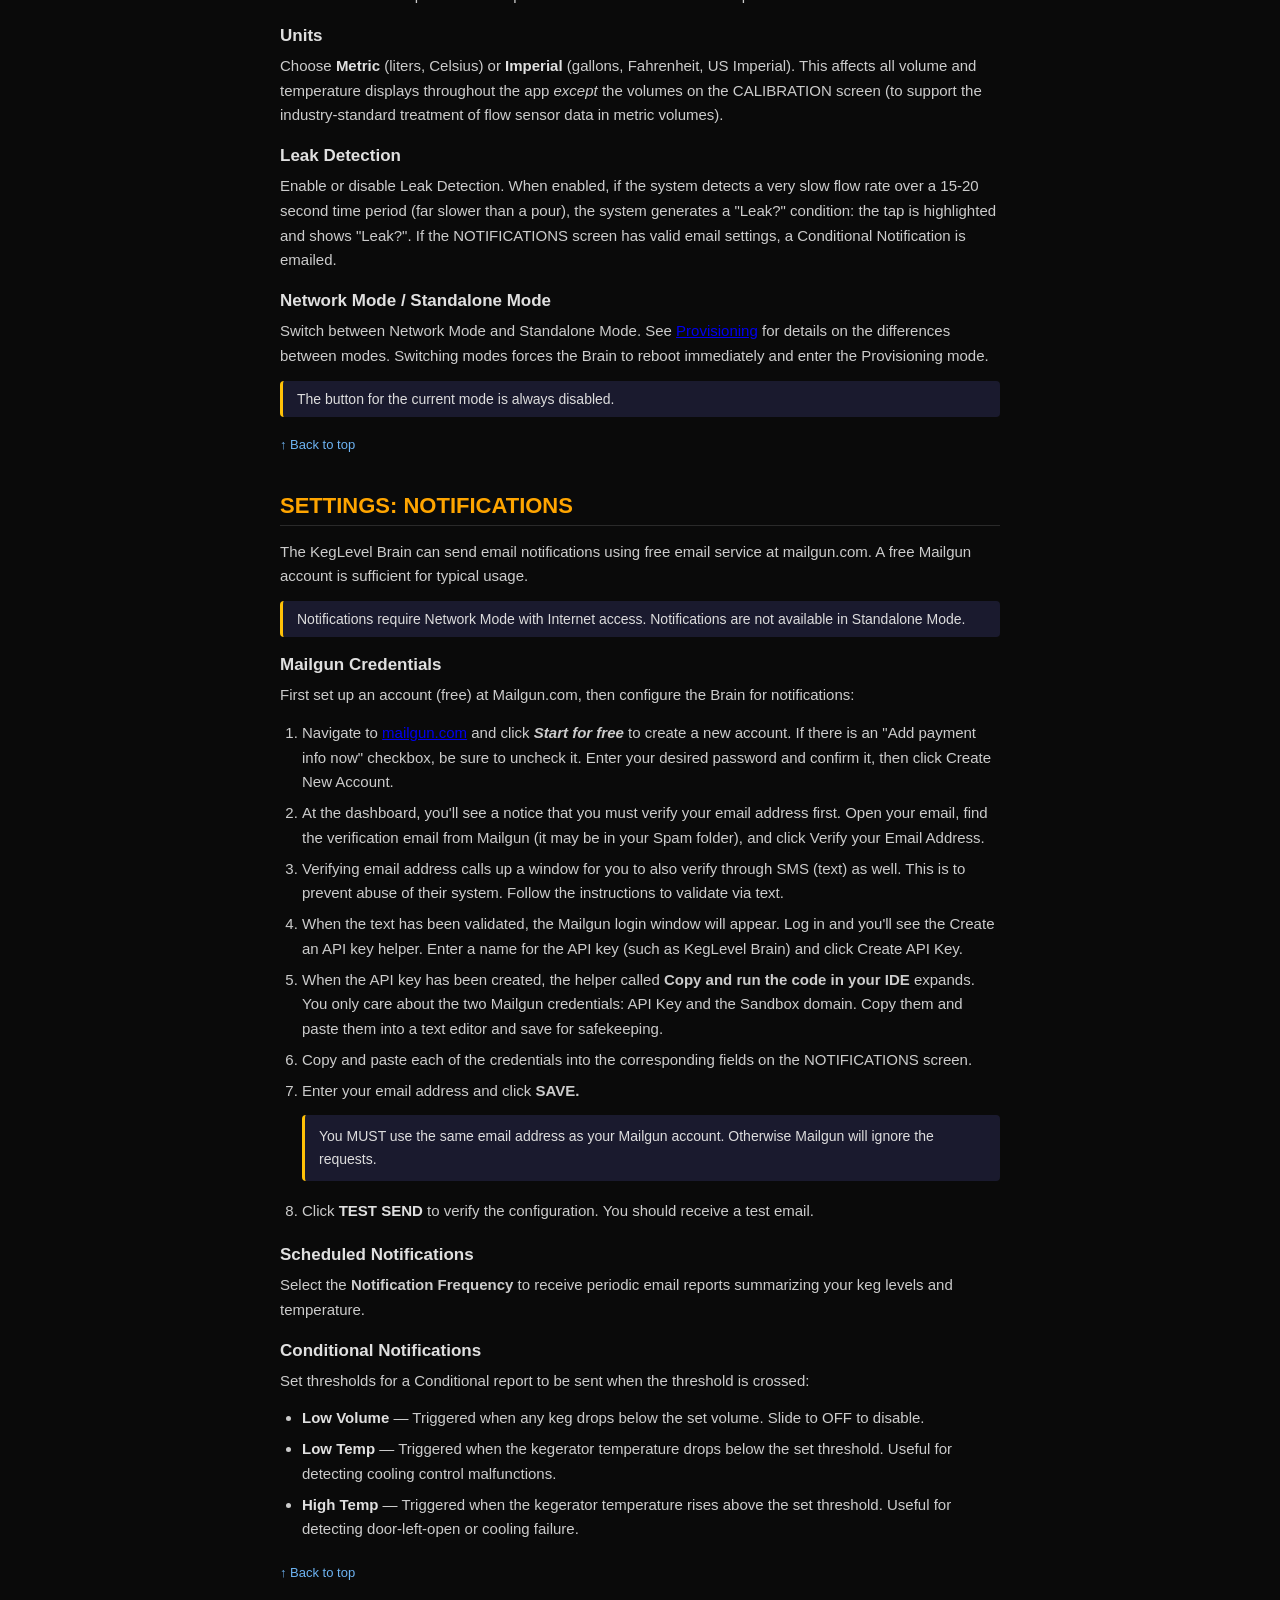
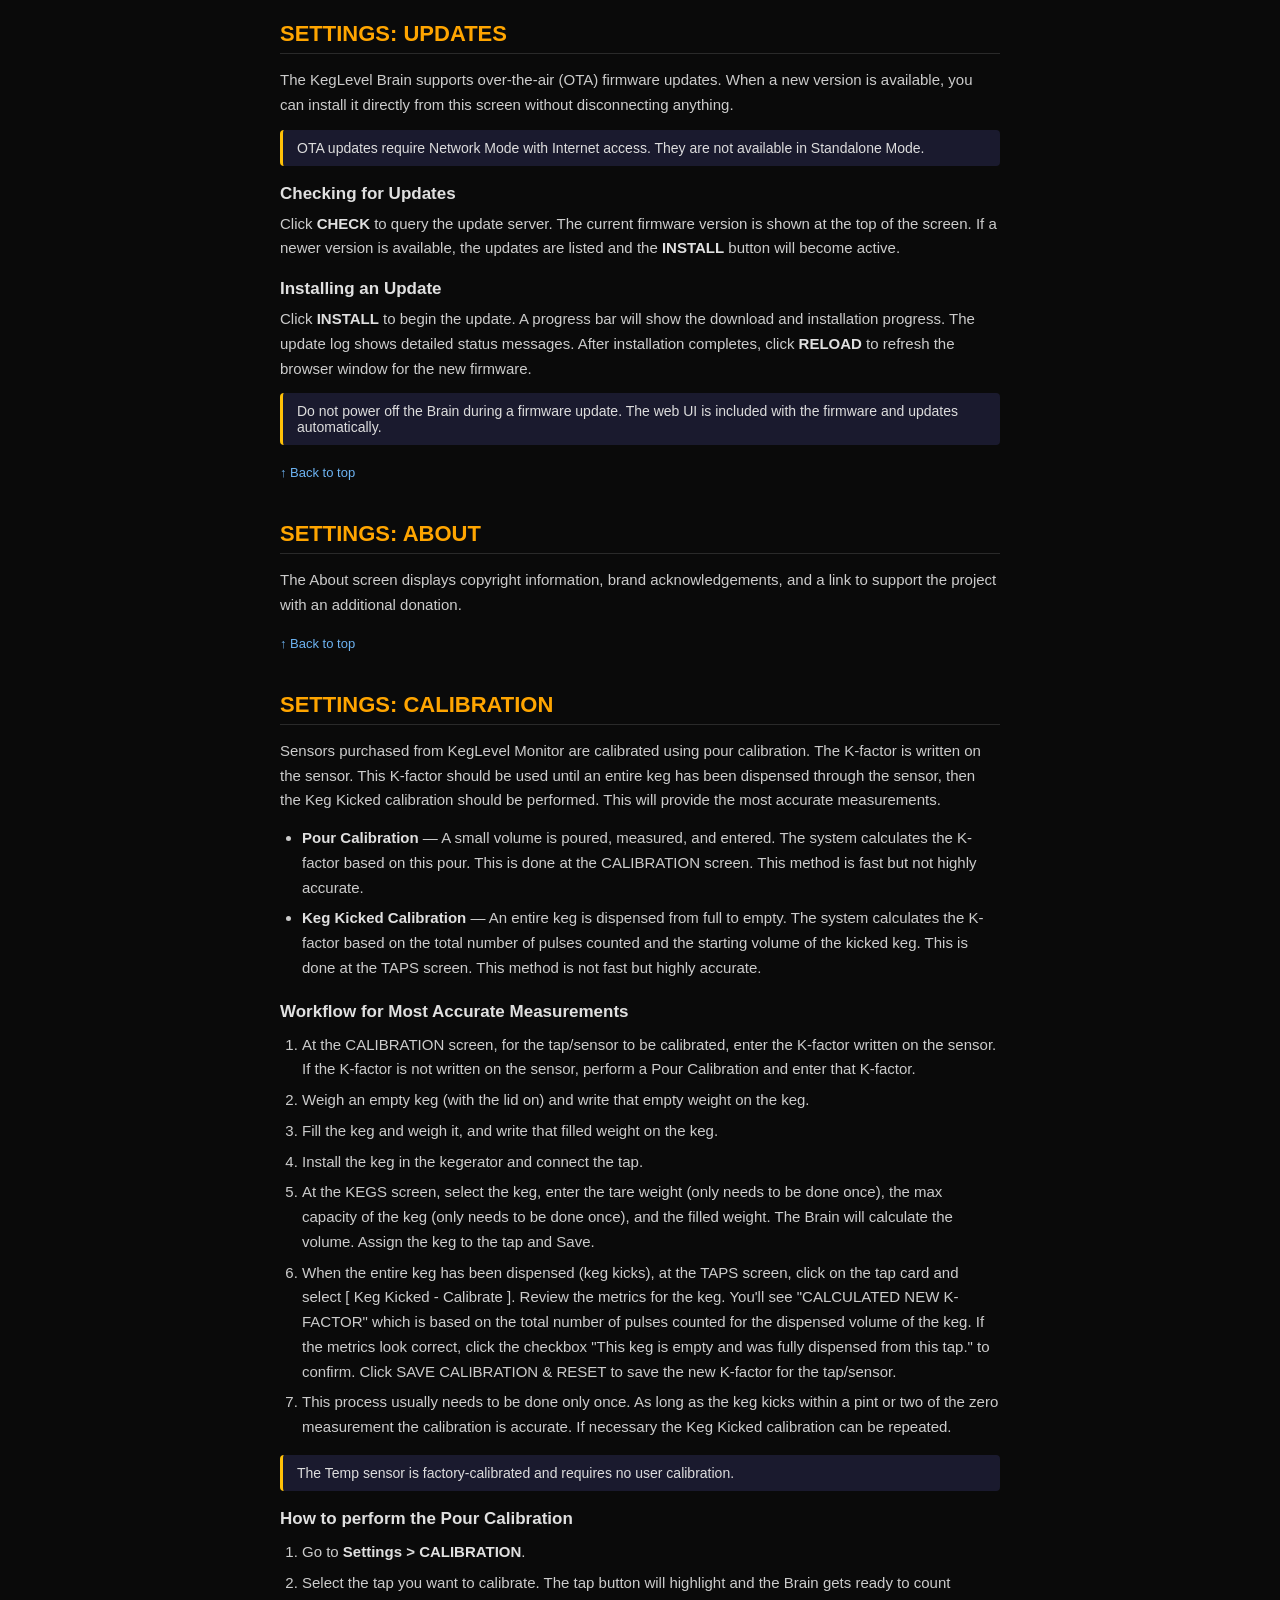
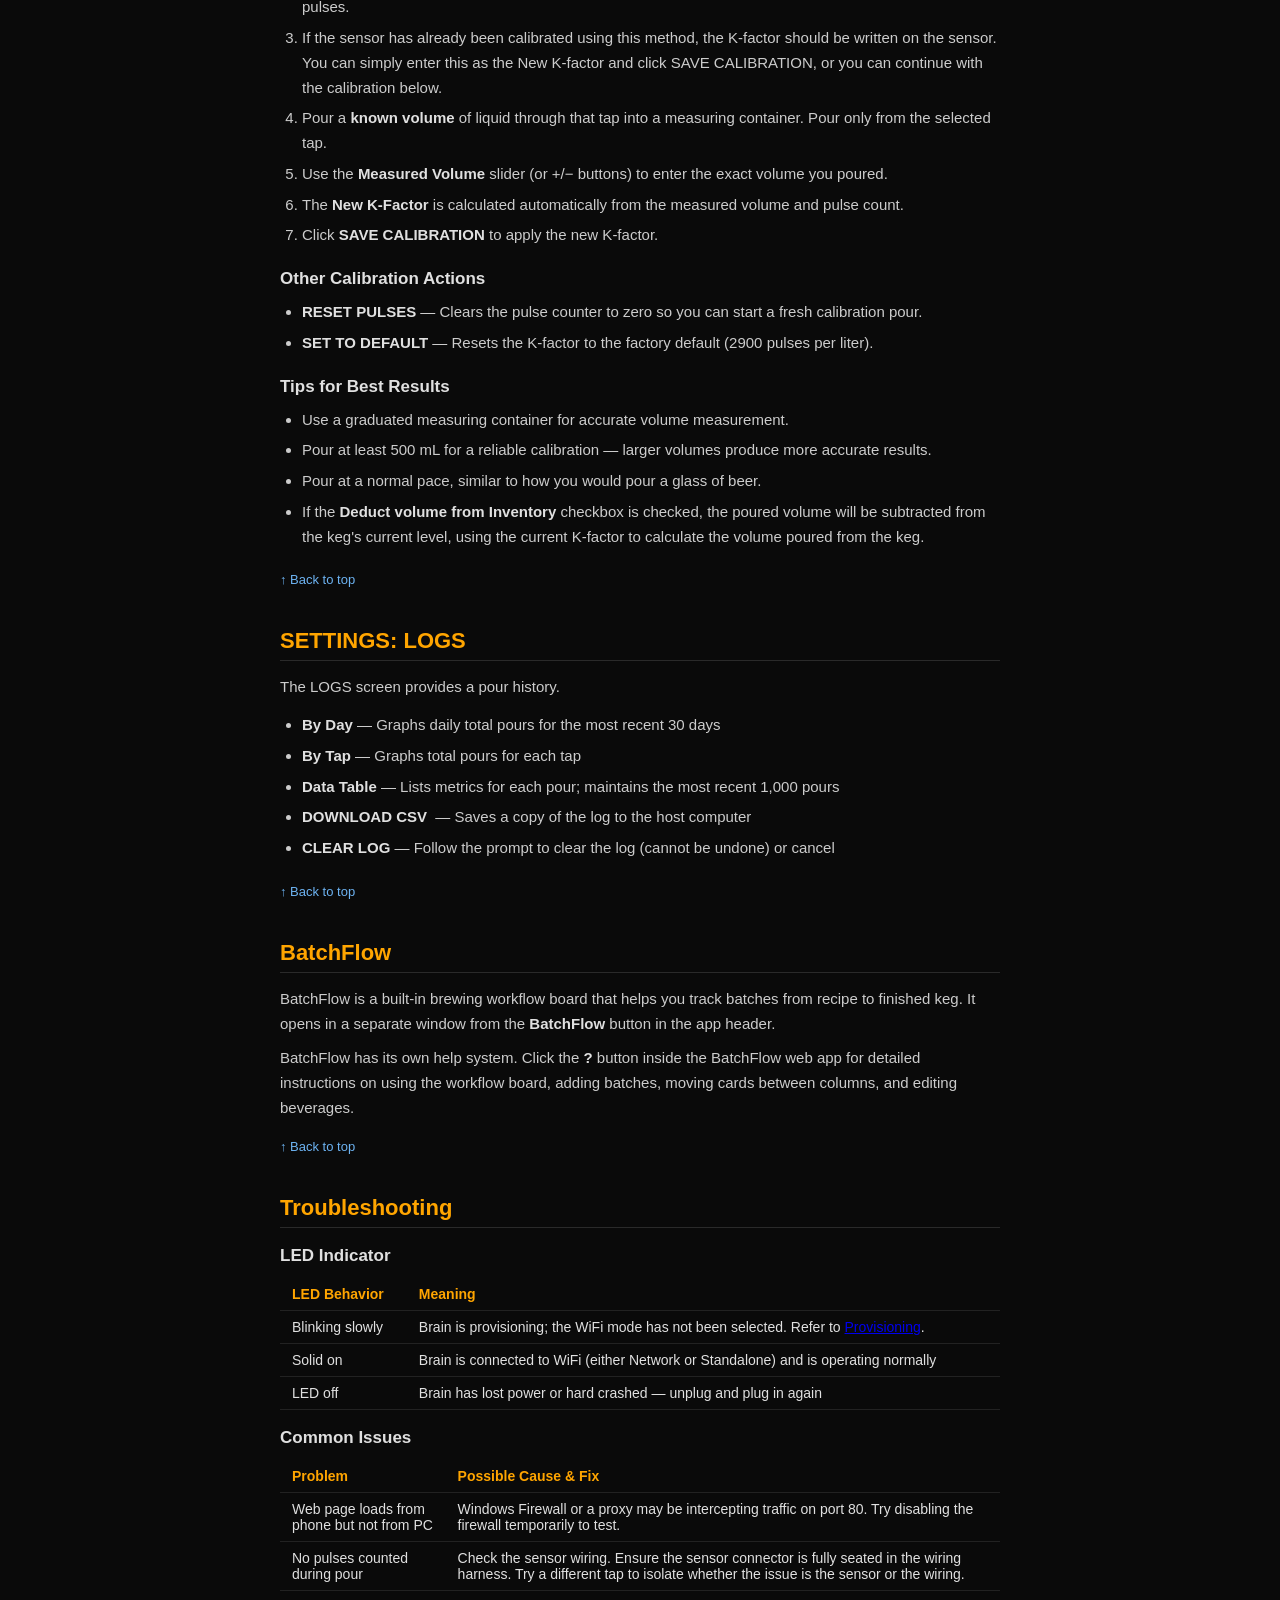
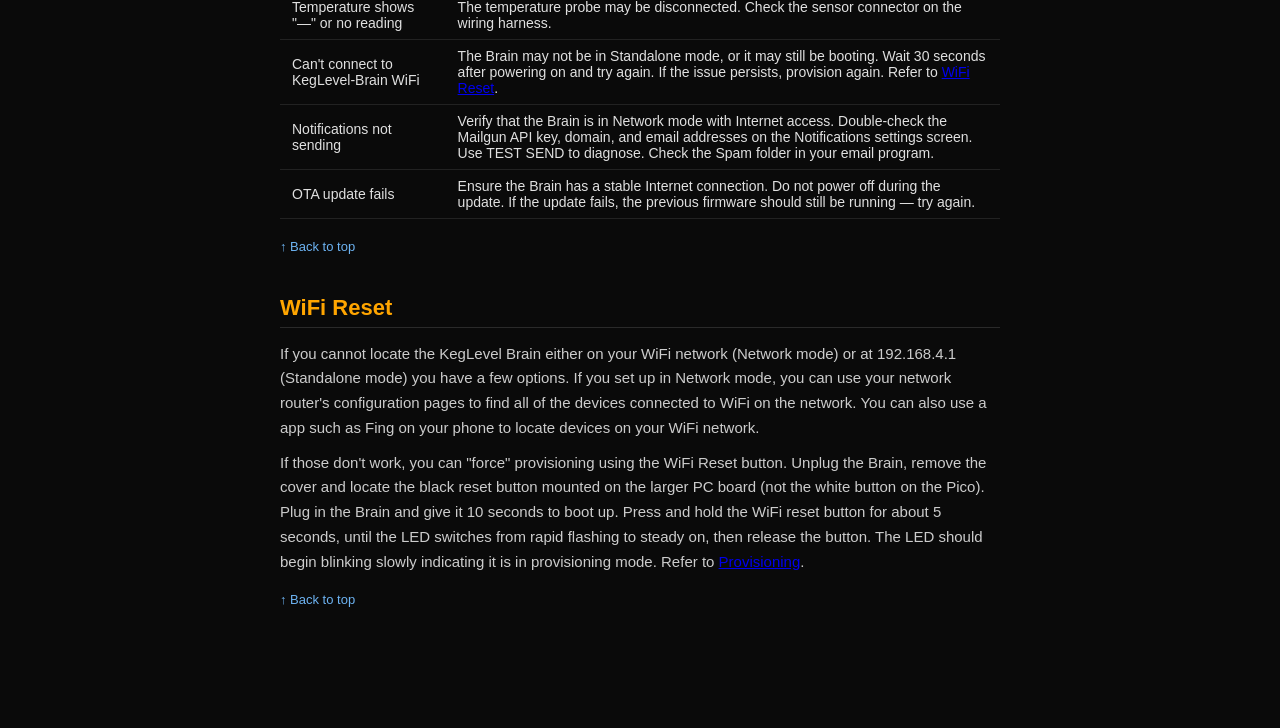
<file: help.html>
<!DOCTYPE html>
<html lang="en">
  <head>
    <meta content="text/html; charset=UTF-8" http-equiv="content-type">
    <meta name="viewport" content="width=device-width, initial-scale=1.0">
    <title>KegLevel Brain — Help</title>
    <link rel="icon" href="assets/beer-keg.ico" type="image/x-icon">
    <link rel="icon" href="assets/beer-keg.png" type="image/png" sizes="32x32">
    <link rel="apple-touch-icon" href="assets/beer-keg.png">
    <style>
    * { box-sizing: border-box; margin: 0; padding: 0; }

    body {
      font-family: -apple-system, BlinkMacSystemFont, "Segoe UI", Roboto, sans-serif;
      background: #0a0a0a;
      color: #e0e0e0;
      min-height: 100vh;
    }

    .help-wrap {
      max-width: 760px;
      margin: 0 auto;
      padding: 0 20px 80px;
    }

    /* Header */
    .help-header {
      background: #141414;
      padding: 0 16px;
      height: 50px;
      display: flex;
      align-items: center;
      justify-content: center;
      position: sticky;
      top: 0;
      z-index: 10;
    }
    .help-header h1 {
      font-size: 22px;
      font-weight: 700;
      color: #ffa500;
    }
    .help-header .back-link {
      position: absolute;
      left: 16px;
      color: #aaa;
      text-decoration: none;
      font-size: 13px;
      font-weight: 600;
    }
    .help-header .back-link:hover { color: #fff; }

    /* TOC */
    .toc {
      background: #141414;
      border-radius: 8px;
      padding: 24px 28px;
      margin: 28px 0 36px;
    }
    .toc h2 {
      font-size: 18px;
      color: #ffa500;
      margin-bottom: 12px;
    }
    .toc ol {
      padding-left: 20px;
    }
    .toc li {
      padding: 4px 0;
      font-size: 15px;
    }
    .toc a {
      color: #6db3f2;
      text-decoration: none;
    }
    .toc a:hover { text-decoration: underline; }
    .toc .toc-sub {
      list-style: none;
      padding-left: 20px;
      margin-top: 4px;
    }
    .toc .toc-sub li::before {
      content: "— ";
      color: #555;
    }

    /* Sections */
    .help-section {
      margin-bottom: 40px;
      scroll-margin-top: 60px;
    }
    .help-section h2 {
      font-size: 22px;
      font-weight: 700;
      color: #ffa500;
      margin-bottom: 14px;
      padding-bottom: 6px;
      border-bottom: 1px solid #2a2a2a;
    }
    .help-section h3 {
      font-size: 17px;
      font-weight: 600;
      color: #e0e0e0;
      margin: 18px 0 8px;
    }
    .help-section p {
      font-size: 15px;
      line-height: 1.65;
      color: #ccc;
      margin-bottom: 10px;
    }
    .help-section ul, .help-section ol {
      padding-left: 22px;
      margin-bottom: 12px;
    }
    .help-section li {
      font-size: 15px;
      line-height: 1.65;
      color: #ccc;
      padding: 3px 0;
    }
    .help-section strong {
      color: #e0e0e0;
    }
    .help-section code {
      background: #1e1e1e;
      padding: 2px 6px;
      border-radius: 3px;
      font-size: 13px;
      color: #ffc107;
    }
    .help-section .note {
      background: #1a1a2e;
      border-left: 3px solid #ffc107;
      padding: 10px 14px;
      border-radius: 4px;
      margin: 12px 0;
      font-size: 14px;
      color: #ddd;
    }
    .help-section table {
      width: 100%;
      border-collapse: collapse;
      margin: 12px 0;
      font-size: 14px;
    }
    .help-section th, .help-section td {
      text-align: left;
      padding: 8px 12px;
      border-bottom: 1px solid #222;
    }
    .help-section th {
      color: #ffa500;
      font-weight: 600;
    }
    .back-to-top {
      display: inline-block;
      margin-top: 8px;
      font-size: 13px;
      color: #6db3f2;
      text-decoration: none;
    }
    .back-to-top:hover { text-decoration: underline; }
  </style>
  </head>
  <body>
    <header class="help-header">
      <a href="index.html" class="back-link">← Back to App</a>
      <h1>KegLevel Brain — Help</h1>
    </header>
    <div class="help-wrap">
      <!-- Table of Contents -->
      <nav class="toc" id="toc">
        <h2>Contents</h2>
        <ol>
          <li><a href="#first-time-installation">First Time Installation</a></li>
          <li><a href="#provisioning">Provisioning (Connecting to WiFi)</a></li>
          <li><a href="#first-time-setup">Setting Up the Web App for the First Time</a></li>
          <li><a href="#installation">Installing in your Kegerator or Keezer</a></li>
          <li><a href="#taps">TAPS Screen</a></li>
          <li><a href="#kegs">KEGS Screen</a></li>
          <li><a href="#beverages">BEVERAGES Screen</a></li>
          <li><a href="#system">Settings</a>
            <ul class="toc-sub">
              <li><a href="#system">System</a></li>
              <li><a href="#notifications">Notifications</a></li>
              <li><a href="#updates">Updates</a></li>
              <li><a href="#about">About</a></li>
              <li><a href="#calibration">Calibration</a></li>
              <li><a href="#logs">Logs</a></li>
            </ul>
          </li>
          <li><a href="#batchflow">BatchFlow</a></li>
          <li><a href="#troubleshooting">Troubleshooting</a></li>
          <li><a href="#wifi-reset">WiFi Reset</a></li>
        </ol>
      </nav>

      <!-- First Time Installation -->
      <section class="help-section" id="first-time-installation">
        <h2>First Time Installation</h2>
        <p>Here's the path to success for the first time installation: </p>
        <ol>
          <li>Watch the setup video <a href="https://www.youtube.com/watch?v=PLACEHOLDER">{setup_video}</a>.
            That may be enough to complete the installation!&nbsp; </li>
          <li>Set up and connect everything on a table or desktop and provision
            the Brain:<br>
            <ul>
              <li>Get your phone. You'll need it to connect the Brain to WiFi.</li>
              <li>Place the Brain and all of the sensors on a table. Make sure
                there is an outlet nearby. </li>
              <li>Connect the temperature probe and all of the sensors to their
                respective connectors on the harness.</li>
              <li>Plug in the Brain and follow the instructions below for
                Provisioning. </li>
            </ul>
          </li>
          <li>Follow the instructions below for Setting Up the Web App for the
            First Time. </li>
          <li>Follow the instructions below for Installing in your Kegerator or
            Keezer. You may want to "try-out" the installation location, inside
            or outside the kegerator or keezer, before committing to the full
            installation. You want to make sure the web app stays connected when
            the Brain is in its final installation location. </li>
        </ol>
        <a href="#toc" class="back-to-top">↑ Back to top</a>
      </section>

      <!-- Provisioning -->
      <section class="help-section" id="provisioning">
        <h2>Provisioning (Connecting to WiFi)</h2>
        <p>The very first time the KegLevel Brain is powered on, it creates its
          own WiFi network called <code>KegLevel-Brain</code>. When you connect
          to that network with your computer or phone, a setup page is
          automatically loaded (Captive Portal). This allows you to select the
          mode you will use: Network or Standalone. The <b>Network&nbsp; mode </b>provides
          the most robust features and requires the Brain to be connected to
          your WiFi network. The <b>Standalone mode </b>provides all but a few
          features and operates fully isolated from your WiFi network. After
          provisioning, you can switch between modes at any time from <strong>Settings
            &gt; System</strong>. But to connect to the Brain the very first
          time, you must decide which mode you'll use:</p>
        <h3>Network Mode vs. Standalone Mode</h3>
        <table>
          <tbody>
            <tr>
              <th>Feature</th>
              <th>Network Mode</th>
              <th>Standalone Mode</th>
            </tr>
            <tr>
              <td>Web interface</td>
              <td>Available to any number of browsers on your WiFi network
                simultaneously</td>
              <td>Available to one browser at-a-time at 192.168.4.1</td>
            </tr>
            <tr>
              <td>Email notifications</td>
              <td>Available</td>
              <td>Not available</td>
            </tr>
            <tr>
              <td>Firmware updates OTA (Over-the-Air)</td>
              <td>Available</td>
              <td>Not available</td>
            </tr>
            <tr>
              <td>Internet required</td>
              <td>Yes (your WiFi network must have Internet)</td>
              <td>No</td>
            </tr>
          </tbody>
        </table>
        <h3>First Time Provisioning</h3>
        <ol>
          <li>Power on the KegLevel Brain.</li>
          <li>Navigate to the WiFi settings on your phone or computer.
            Momentarily you should see <code>KegLevel-Brain</code> in the list
            of WiFi networks. Select it.&nbsp;</li>
          <li>A "captive portal" browser window should open; it may take 5-15
            seconds so be patient. <br>
            <br>
            <p> <b> </b><strong>IMPORTANT! If you have trouble connecting to
                the "captive portal", your phone or computer might be trying to
                be helpful. Sometimes they will bypass a network selection that
                does not have Internet access (the <code>KegLevel-Brain</code>
                network) and will try to auto-connect to a network that does
                (your WiFi network). If this happens, try this: </strong></p>
            <ul>
              <li>Turn off auto-connect / auto-join or select "forget" for your
                network until provisioning is complete.</li>
              <li>Select Airplane Mode until provisioning is complete.&nbsp;</li>
              <li>If you are still unable to connect to the captive portal,
                contact keglevelmonitor@gmail.com for help. </li>
            </ul>
          </li>
          <li>
            <p>Select the desired mode: Network or Standalone. </p>
          </li>
        </ol>
        <p><b>If you selected Network: </b></p>
        <ol>
          <li>Select the desired network in the drop down list. </li>
          <li>Enter the network password and click Connect. </li>
          <li>You will see a Connecting to {network}... message. Be patient.
            This may take 30-60 seconds. </li>
          <li>When the connection is complete, a Connected! message appears with
            an IP address. That is the IP address your network has assigned to
            the Brain. Take a screen snapshot or write down the IP address. </li>
          <li>Reconnect your computer or phone to your network. </li>
          <li>Launch a browser window, type the Brain's IP address into the
            browser's address bar, and press Enter. The main TAPS screen should
            be shown with 5 taps "Offline". Follow the instructions to set up
            the web app for the first time. <br>
            <div class="note">If your WiFi credentials change (network ID or
              password) you'll need to use the WiFi Reset button to provision
              the KegLevel Brain again. Refer to <a href="#wifi-reset">WiFi Reset</a>. <br>
              <br>
              If your WiFi network router reassigns an IP address to the Brain
              (rare) you'll need to do one of these: <br>
              &nbsp;&nbsp;&nbsp; - find the newly-assigned IP address using your
              router's configuration pages<br>
              &nbsp;&nbsp;&nbsp; - reset the WiFi and provision again; refer to
              <a href="#wifi-reset">WiFi Reset</a><br>
              If desired, you can use your network router's configuration pages
              to assign a static IP address to the Brain. This will ensure the
              IP address is not reassigned on the network.</div>
          </li>
        </ol>
        <p>
          <b>If you selected Standalone: </b></p>
        <ol>
          <li>You will see the message Standalone Mode Enabled. The Brain has
            created its own WiFi network called KegLevel-Brain and is
            broadcasting its website at 192.168.4.1. </li>
          <li>Close the captive portal window on your device. Return to your
            device's WiFi Settings screen. <br>
            <div class="note">If you receive a popup asking, Use Without
              Internet? answer Yes. The Brain created its own WiFi network and
              does not have access to your Internet-connected WiFi network.
              Therefore it is not connected to the Internet..</div>
          </li>
          <li>Select the KegLevel-Brain network from the list of WiFi networks
            on your device, if not already selected.</li>
          <li>Launch a browser window, type 192.168.4.1 into the browser's
            address bar, and press Enter. The main TAPS screen should be shown
            with 5 taps "Offline". Follow the instructions to set up the web app
            for the first time. </li>
        </ol>
        <a href="#toc" class="back-to-top">↑ Back to top</a>
      </section>

      <!-- First Time Setup -->
      <section class="help-section" id="first-time-setup">
        <h2>Setting Up the Web App for the First Time</h2>
        <p>After provisioning, follow these steps to set up the web app:</p>
        <ol>
          <li><strong>Select the basic settings&nbsp; </strong>—
            <ul>
              <li>Click <strong>SETTINGS.</strong></li>
              <li>Set the number of taps you have connected. Only active taps
                will appear on the Taps screen.</li>
              <li>Select the desired measurement units, Metric (liters/Celcius)
                or Imperial (gallons/Fahrenheit). </li>
              <li>Enable or disable Leak Detection. When On, if the brain senses
                a very slow flow rate that is less than a pour, it will
                highlight the tap with "Leak?" and if notifications are
                configured, will email a notification.</li>
            </ul>
          </li>
          <li><strong>Add your beverages</strong> — Click <strong>BEVERAGES </strong>and
            add each beer, cider, or other beverage you have on tap. Enter the
            name, ABV, IBU, and SRM (color) for each. You can edit or delete the
            default beverages. <br>
            <strong></strong></li>
          <li><strong>Add your kegs </strong>— Click <strong>KEGS </strong>and
            add a keg for each physical keg used in your kegerator. Set the
            empty weight (tare) and maximum capacity for each keg. If the keg
            has a beverage in it, select a beverage. You can edit or delete the
            default kegs.<br>
            <div class="note">It is helpful to label your kegs with the keg name
              and tare weight. A paint pen works great. <br>
            </div>
            <br>
            <div class="note">The first time you install the KegLevel Brain you
              will probably have kegs already in the kegerator. For now just
              estimate the tare weight and current weight/volume of the kegs.
              Until those kegs are replaced with kegs for which you have a
              measured tare weight and a measured filled weight, the volume
              shown for the kegs may not be accurate. </div>
          </li>
          <li><strong>Assign kegs to taps</strong> — Click <strong>TAPS</strong>.
            To assign a keg, click on a tap and select the keg from the
            list.&nbsp;</li>
          <li><strong>Calibrate the sensors (optional)</strong> — The sensors
            are pre-calibrated and the calibration K-factors are entered into
            the Brain before the system is shipped to you. Just be sure to match
            the sensor to the tap number and sensor calibration should not be
            necessary.&nbsp;&nbsp; </li>
        </ol>
        <a href="#toc" class="back-to-top">↑ Back to top</a>
      </section>

      <!-- Installing in your Kegerator or Keezer -->
      <section class="help-section" id="installation">
        <h2>Installing in your Kegerator or Keezer</h2>
        <h3>Sensor Placement</h3>
        <p>Sensors purchased directly from KegLevel Monitor are pre-tested and
          pre-calibrated. Install one flow sensor inline with each beverage line
          you want to monitor. Place each sensor as close to the <strong>OUT
            post</strong> (liquid post) of the keg as possible. This reduces
          agitation and ensures the most accurate measurement of dispensed
          volume. Depending on your
          kegerator, you may need a short piece of beverage tubing and a clamp
          to splice the sensor into the beverage line. Note that each sensor's
          calibration "K-factor" has been entered into the KegLevel Brain and is
          written on the sensor for reference.</p>
        <h3>KegLevel Brain Placement</h3>
        <p>When determining the placement of the KegLevel Brain you must ensure:</p>
        <ul>
          <li> the wiring harness will reach the farthest keg without stressing
            the cabling;</li>
          <li>the Brain is placed such that spillage will not immerse it;</li>
          <li>there is good WiFi signal from your network at the kegerator if
            you plan to use Network mode;</li>
          <li>there is an available outlet nearby to plug in the Brain;</li>
          <li>there is room to rotate kegs into/out of your kegerator without
            interfering with the cabling. </li>
        </ul>
        <p>The Brain can be placed inside or outside the kegerator:</p>
        <ul>
          <li> If placed inside, the USB cable that powers it must be run to the
            outside. Be aware the WiFi signal at the Brain may be weakened when
            installed inside, which may cause the system to feel sluggish. This
            issue is location-specific and should be tested before the device is
            fully installed inside.&nbsp; </li>
          <li>If placed outside, the wiring harness(es) that connect to the
            sensors must be run to the inside. This is the best placement option
            if the WiFi network signal near the kegerator is weak. </li>
        </ul>
        <p>Ideas for routing the cabling:</p>
        <ul>
          <li><b>Home-built Keezer — </b>If the keezer has a wood collar, drill
            a hole through the collar and pass the cabling through. Seal with
            plumber's putty. If there is no collar, two other options are: (1)
            Pass the cabling between the door and the freezer body, probably
            near the back by the hinges. The door gasket should be flexible
            enough to allow a good seal with the USB cable or wiring harnesses
            in place. (2) Drill a hole through the lid close to the hinge side
            and pass the cabling through. Seal with plumber's putty.&nbsp; </li>
          <li><b>Home-built Kegerator — </b>Drill a hole through the door close
            to the hinge side and pass the cabling through. Seal with plumber's
            putty. Or pass the cabling between the door and the refrigerator
            body, probably on the hinge side.&nbsp; </li>
          <li><b>Commercial Kegerator — </b>Drilling a hole through the body of
            a commercial kegerator is NOT recommended. Install the Brain inside
            the kegerator, and pass the USB cable that powers it between the
            door and the refrigerator body. The hinge side might be best. The
            door gasket should be flexible enough to allow a good seal with the
            USB cable in place. </li>
        </ul>
        <h3>Wiring harness</h3>
        <p>The wiring harness is pre-assembled, pre-tested and labeled:</p>
        <ul>
          <li>Match the temperature probe connector with the mating harness
            connector and plug it in firmly. Place the probe inside the
            kegerator where it will not contact the kegs or the sides of the
            kegerator.&nbsp; Placing the probe inside a small housing with
            numerous holes in it allows the sensor to free-float without
            touching anything inside the kegerator. A pickleball is ideal for
            this application. </li>
          <li>Match each flow sensor connector to the corresponding tap number
            on the harness. Plug in each connector firmly. </li>
          <li><b>IMPORTANT! </b>If you purchase sensors directly from KegLevel
            Monitor, the sensors are pre-tested and pre-calibrated. If you
            purchase them from Amazon or another online merchant, beware the
            wiring of the sensor connector <b>MAY OR MAY NOT MATCH </b>the
            wiring of the harness connector. There appears to be no industry
            standard for
            wire colors of the sensor connector. What matters is the <b>function
              </b>of the wire colors at the <b>Brain's harness </b>and how
            that relates to the <b>function </b>of the wires at the <b>sensor
              connector:</b>
            <ul>
              <li>Brain harness YELLOW = VCC (supply voltage +5V to the sensor)</li>
              <li>Brain harness BLACK = GND (ground to the sensor)</li>
              <li>Brain harness RED = SIGNAL (signal from the sensor to the Brain)</li>
            </ul>
          </li>
        </ul>
        <div style="margin-left: 40px;">
          <p>If the wiring of the sensor connector is not correct, it is easy to
            fix. At the sensor connector, using a small flat-blade jeweler's
            screwdriver or a safety pin, push in the pin's retention clip while
            gently pulling out the pin. Do the same for the other wires that do
            not match the Brain harness. Reinstall the pins in the correct
            location being sure the pin is reinstalled with the retention pin in
            the same orientation as when it was removed, and be sure it "clicks"
            into place. Gently pull on the pin to make sure it does not slide
            out on its own. If it does, pull out the pin and using the
            screwdriver or safety pin, gently bend out the retention pin so it
            protrudes slightly. It only needs to protrude a very small amount,
            less than 1 mm.</p>
        </div>
        <h3>Validating the Installation</h3>
        <p>Use a keg filled with sanitizing solution to test the installation,
          as this also sanitizes the flow sensors and flushes out the beer
          lines.</p>
        <a href="#toc" class="back-to-top">↑ Back to top</a>
      </section>

      <!-- Taps Screen -->
      <section class="help-section" id="taps">
        <h2>TAPS Screen</h2>
        <p>The TAPS screen is the main dashboard. It shows a card for each
          active tap with real-time information. Taps are assigned to a keg, and
          a keg contains all of the beverage information. </p>
        <h3>Tap Cards</h3>
        <p>Each tap card displays:</p>
        <ul>
          <li><strong>Tap number</strong> — Tap 1 through Tap 5</li>
          <li><strong>Beverage name</strong> — The name of the beverage in the keg</li>
          <li><strong>ABV, IBU, SRM</strong> — Beverage stats</li>
          <li><strong>Keg level</strong> — Visual indicator of the volume of
            beverage remaining in the keg</li>
          <li><strong>Keg name </strong>— The name of the keg assigned to the
            tap</li>
          <li><strong>Volume remaining</strong> — The volume of beverage
            remaining in the keg</li>
          <li><strong>Pour indicator</strong> — Shows Pouring during a pour;
            Idle if no activity; Offline if no keg assigned; Leak? if a possible
            leak has been detected</li>
        </ul>
        <h3>Tap Card Actions</h3>
        <p>Click the <strong>keg icon</strong> on a tap card to open the keg
          selection menu. From there you can:</p>
        <ul>
          <li>Assign a keg to the tap</li>
          <li>Mark the current keg as Kicked:
            <ul>
              <li>Keg Kicked - Calibrate will perform a full-volume calibration of
                the keg. Only do this if (1) the keg's tare weight and filled
                weight were measured and entered <em>before </em>the keg was
                assigned to the tap and (2) the keg was fully dispensed from this
                tap. Follow the prompt to complete the action.</li>
              <li>Keg Kicked - Mark Empty will zero the keg's volume, assign Empty
                to the keg, and remove the keg assignment from the tap. Follow the
                prompt to complete the action. </li>
            </ul>
          </li>
          <li>Mark the tap Offline. Removes the keg assignment from the tap but
            does not make any changes to the keg settings. </li>
        </ul>
        <h3>Temperature</h3>
        <p>The current kegerator temperature is shown in the header bar at the
          top left. It updates automatically. Blank if the temperature probe is
          disconnected or faulty.</p>
        <a href="#toc" class="back-to-top">↑ Back to top</a>
      </section>

      <!-- Kegs Screen -->
      <section class="help-section" id="kegs">
        <h2>KEGS Screen</h2>
        <p>The KEGS screen is your keg inventory. Each row shows a keg with its
          stats and action buttons. Each keg used with your kegerator should be
          added here. </p>
        <h3>Adding a Keg</h3>
        <p>Click <strong>+ ADD NEW</strong> to create a new keg:</p>
        <ul>
          <li><b>Keg Name </b>— Enter the keg name, maximum 24 characters, or
            keep the default name</li>
          <li><strong>Beverage</strong> — Select which beverage is in this keg</li>
          <li><strong>Empty Weight (Tare) </strong>— Enter the empty (tare)
            weight of the keg (only needs to be done once)</li>
          <li><strong>Max Capacity</strong> — Enter the maximum capacity
            (volume) the keg holds (only needs to be done once)</li>
          <li><strong>Filled Weight (Total)</strong> — Enter the filled (total)
            of the keg at the time it is placed in the kegerator; this will be
            used to calculate the Volume at Fill</li>
          <li><b>Volume at Fill </b>— Automatically calculated from the empty
            and filled weights, and assumes a standard specific gravity of 1.014</li>
          <li><strong>Tap assignment</strong> — Assign this keg to a tap, or
            leave it Unassigned if a tap is not available</li>
        </ul>
        <h3>Editing a Keg </h3>
        <p>Click the <strong>edit</strong> button or click on a keg row to edit
          any of the settings. Saved changes are immediately reflected
          on the tap card if the keg is assigned to a tap.&nbsp;</p>
        <h3>Deleting a Keg</h3>
        <p>Click the <strong>delete</strong> button on the keg row. You will be
          asked to confirm. If a keg is assigned to a tap, deleting the keg
          removes the assignment and sets the tap to Offline. Deleting a keg
          does not affect Beverages.</p>
        <a href="#toc" class="back-to-top">↑ Back to top</a>
      </section>

      <!-- Beverages Screen -->
      <section class="help-section" id="beverages">
        <h2>BEVERAGES Screen</h2>
        <p>The BEVERAGES screen is your beverage library. Each row shows a
          beverage metrics, and action buttons. Every unique beer, cider, mead,
          or other drink you serve should be added here.&nbsp;</p>
        <h3>Adding a Beverage</h3>
        <p>Click <strong>+ ADD NEW</strong> to create a new beverage:</p>
        <ul>
          <li><strong>Name</strong> — The beverage name (e.g. "American IPA")</li>
          <li><strong>ABV</strong> — Alcohol by volume (e.g. 6.5)</li>
          <li><strong>IBU</strong> — International Bitterness Units (e.g. 55)</li>
          <li><strong>SRM</strong> — Standard Reference Method color value (e.g.
            8). A color swatch preview is shown as you adjust this value.</li>
        </ul>
        <h3>Editing a Beverage</h3>
        <p>Click the <strong>edit</strong> button or click on a beverage row to
          edit any of the settings. Saved changes are immediately reflected
          everywhere the beverage is used (tap cards, keg assignments, BatchFlow
          cards).</p>
        <h3>Deleting a Beverage</h3>
        <p>Click the <strong>delete</strong> button on the beverage row. If the
          beverage is currently assigned to a keg, you will be notified and must
          remove it from the keg first.</p>
        <a href="#toc" class="back-to-top">↑ Back to top</a>
      </section>

      <!-- Settings: System -->
      <section class="help-section" id="system">
        <h2>SETTINGS: SYSTEM</h2>
        <h3>Active Taps</h3>
        <p>Set the number of taps you have sensors connected to. The Brain
          supports up to 5 taps. Only active taps are shown on the Taps screen
          and processed for flow detection and optional leak detection.</p>
        <h3>Units</h3>
        <p>Choose <strong>Metric</strong> (liters, Celsius) or <strong>Imperial</strong>
          (gallons, Fahrenheit, US Imperial). This affects all volume and
          temperature displays throughout the app <i>except </i>the volumes on
          the CALIBRATION screen (to support the industry-standard treatment of
          flow sensor data in metric volumes).</p>
        <h3>Leak Detection</h3>
        <p>Enable or disable Leak Detection. When enabled, if the system detects
          a very slow flow rate over a 15-20 second time period (far slower than
          a pour), the system generates a "Leak?" condition: the tap is
          highlighted and shows "Leak?". If the NOTIFICATIONS screen has valid
          email settings, a Conditional Notification is emailed. </p>
        <h3>Network Mode / Standalone Mode</h3>
        <p>Switch between Network Mode and Standalone Mode. See <a href="#provisioning">Provisioning</a>
          for details on the differences between modes. Switching modes forces
          the Brain to reboot immediately and enter the Provisioning mode.</p>
        <div class="note">The button for the current mode is always disabled.</div>
        <a href="#toc" class="back-to-top">↑ Back to top</a>
      </section>

      <!-- Settings: Notifications -->
      <section class="help-section" id="notifications">
        <h2>SETTINGS: NOTIFICATIONS</h2>
        <p>The KegLevel Brain can send email notifications using free email
          service at mailgun.com. A free Mailgun account is sufficient for
          typical usage.</p>
        <div class="note">Notifications require Network Mode with Internet
          access. Notifications are not available in Standalone Mode.</div>
        <h3>Mailgun Credentials</h3>
        <p>First set up an account (free) at Mailgun.com, then configure the Brain
          for notifications:</p>
        <ol>
          <li>Navigate to <a href="https://www.mailgun.com" target="_blank">mailgun.com</a>
            and click <b><i>Start for free </i></b>to create a new account. If
            there is an "Add payment info now" checkbox, be sure to uncheck it.
            Enter your desired password and confirm it, then click Create New
            Account. </li>
          <li>At the dashboard, you'll see a notice that you must verify your
            email address first. Open your email, find the verification email from
            Mailgun (it may be in your Spam folder), and click Verify your Email
            Address. </li>
          <li>Verifying email address calls up a window for you to also verify
            through SMS (text) as well. This is to prevent abuse of their
            system. Follow the instructions to validate via text.</li>
          <li>When the text has been validated, the Mailgun login window will
            appear. Log in and you'll see the Create an API key helper. Enter a
            name for the API key (such as KegLevel Brain) and click Create API
            Key. </li>
          <li>When the API key has been created, the helper called<b> Copy and
              run the code in your IDE</b> expands. You only care about the two
            Mailgun credentials: API Key and the Sandbox domain. Copy them and
            paste them into a text editor and save for safekeeping.&nbsp; </li>
          <li>Copy and paste each of the credentials into the corresponding
            fields on the NOTIFICATIONS screen.</li>
          <li>Enter your email address and click <b>SAVE. </b><br>
            <div class="note">You MUST use the same email address as your
              Mailgun account. Otherwise Mailgun will ignore the requests.</div>
          </li>
          <li>Click <strong>TEST SEND</strong> to verify the configuration. You
            should receive a test email.</li>
        </ol>
        <h3>Scheduled Notifications</h3>
        <p>Select the <b>Notification Frequency </b>to receive periodic email
          reports summarizing your keg levels and temperature. </p>
        <h3>Conditional Notifications</h3>
        <p>Set thresholds for a Conditional report to be sent when the threshold
          is crossed:</p>
        <ul>
          <li><strong>Low Volume</strong> — Triggered when any keg drops below
            the set volume. Slide to OFF to disable.</li>
          <li><strong>Low Temp</strong> — Triggered when the kegerator
            temperature drops below the set threshold. Useful for detecting
            cooling control malfunctions.</li>
          <li><strong>High Temp</strong> — Triggered when the kegerator
            temperature rises above the set threshold. Useful for detecting
            door-left-open or cooling failure.</li>
        </ul>
        <a href="#toc" class="back-to-top">↑ Back to top</a>
      </section>

      <!-- Settings: Updates -->
      <section class="help-section" id="updates">
        <h2>SETTINGS: UPDATES</h2>
        <p>The KegLevel Brain supports over-the-air (OTA) firmware updates. When
          a new version is available, you can install it directly from this
          screen without disconnecting anything.</p>
        <div class="note">OTA updates require Network Mode with Internet access.
          They are not available in Standalone Mode.</div>
        <h3>Checking for Updates</h3>
        <p>Click <strong>CHECK</strong> to query the update server. The current
          firmware version is shown at the top of the screen. If a newer version
          is available, the updates are listed and the <strong>INSTALL</strong>
          button will become active.</p>
        <h3>Installing an Update</h3>
        <p>Click <strong>INSTALL</strong> to begin the update. A progress bar
          will show the download and installation progress. The update log shows
          detailed status messages. After installation completes, click <strong>RELOAD</strong>
          to refresh the browser window for the new firmware.&nbsp;</p>
        <div class="note">Do not power off the Brain during a firmware update.
          The web UI is included with the firmware and updates automatically.</div>
        <a href="#toc" class="back-to-top">↑ Back to top</a>
      </section>

      <!-- Settings: About -->
      <section class="help-section" id="about">
        <h2>SETTINGS: ABOUT</h2>
        <p>The About screen displays copyright information, brand
          acknowledgements, and a link to support the project with an additional
          donation.</p>
        <a href="#toc" class="back-to-top">↑ Back to top</a>
      </section>

      <!-- Settings: Calibration -->
      <section class="help-section" id="calibration">
        <h2>SETTINGS: CALIBRATION</h2>
        <p>Sensors purchased from KegLevel Monitor are calibrated using pour
          calibration. The K-factor is written on the sensor. This K-factor
          should be used until an entire keg has been dispensed through the
          sensor, then the Keg Kicked calibration should be performed. This will
          provide the most accurate measurements.</p>
        <ul>
          <li><strong>Pour Calibration </strong>— A small volume is poured, measured,
            and entered. The system calculates the K-factor based on this pour.
            This is done at the CALIBRATION screen. This method is fast but not
            highly accurate.&nbsp; </li>
          <li><strong>Keg Kicked Calibration </strong>— An entire keg is
            dispensed from full to empty. The system calculates the K-factor
            based on the total number of pulses counted and the starting volume
            of the kicked keg. This is done at the TAPS screen. This method is
            not fast but highly accurate. </li>
        </ul>
        <h3>Workflow for Most Accurate Measurements </h3>
        <ol>
          <li>At the CALIBRATION screen,
            for the tap/sensor to be calibrated, enter the K-factor written on
            the sensor. If the K-factor is not written on the sensor, perform
            a Pour Calibration and enter that K-factor. </li>
          <li>Weigh an empty keg (with the lid on) and write that empty weight
            on the keg. </li>
          <li>Fill the keg and weigh it, and write that filled weight on the
            keg. </li>
          <li>Install the keg in the kegerator and connect the tap. </li>
          <li>At the KEGS screen, select the keg, enter the tare weight (only
            needs to be done once), the max capacity of the keg (only needs to
            be done once), and the filled weight. The Brain will calculate the
            volume. Assign the keg to the tap and Save. </li>
          <li>When the entire keg has been dispensed (keg kicks), at the TAPS
            screen, click on the tap card and select [ Keg Kicked - Calibrate
            ]. Review the metrics for the keg. You'll see "CALCULATED NEW
            K-FACTOR" which is based on the total number of pulses counted for
            the dispensed volume of the keg. If the metrics look correct,
            click the checkbox "This keg is empty and was fully dispensed from
            this tap." to confirm. Click SAVE CALIBRATION &amp; RESET to save
            the new K-factor for the tap/sensor. </li>
          <li>This process usually needs to be done only once. As long as the
            keg kicks within a pint or two of the zero measurement the
            calibration is accurate. If necessary the Keg Kicked calibration
            can be repeated. </li>
        </ol>
        <div class="note">The Temp sensor is factory-calibrated and requires no
          user calibration.</div>
        <h3>How to perform the Pour Calibration </h3>
        <ol>
          <li>Go to <strong>Settings &gt; CALIBRATION</strong>.</li>
          <li>Select the tap you want to calibrate. The tap button will
            highlight and the Brain gets ready to count pulses. </li>
          <li>If the sensor has already been calibrated using this method, the
            K-factor should be written on the sensor. You can simply enter this
            as the New K-factor and click SAVE CALIBRATION, or you can continue
            with the calibration below. </li>
          <li>Pour a <strong>known volume</strong> of liquid through that tap
            into a measuring container. Pour only from the selected tap.</li>
          <li>Use the <strong>Measured Volume</strong> slider (or +/− buttons)
            to enter the exact volume you poured.</li>
          <li>The <strong>New K-Factor</strong> is calculated automatically
            from the measured volume and pulse count.</li>
          <li>Click <strong>SAVE CALIBRATION</strong> to apply the new
            K-factor.</li>
        </ol>
        <h3>Other Calibration Actions</h3>
        <ul>
          <li><strong>RESET PULSES</strong> — Clears the pulse counter to zero
            so you can start a fresh calibration pour.</li>
          <li><strong>SET TO DEFAULT</strong> — Resets the K-factor to the
            factory default (2900 pulses per liter).</li>
        </ul>
        <h3>Tips for Best Results</h3>
        <ul>
          <li>Use a graduated measuring container for accurate volume
            measurement.</li>
          <li>Pour at least 500 mL for a reliable calibration — larger volumes
            produce more accurate results.</li>
          <li>Pour at a normal pace, similar to how you would pour a glass of
            beer.</li>
          <li>If the <strong>Deduct volume from Inventory</strong> checkbox is
            checked, the poured volume will be subtracted from the keg's current
            level, using the current K-factor to calculate the volume poured
            from the keg. </li>
        </ul>
        <a href="#toc" class="back-to-top">↑ Back to top</a>
      </section>

      <!-- Settings: Logs -->
      <section class="help-section" id="logs">
        <h2>SETTINGS: LOGS</h2>
        <p>The LOGS screen provides a pour history.</p>
        <ul>
          <li><strong>By Day</strong> — Graphs daily total pours for the most recent 30 days</li>
          <li><strong>By Tap</strong> — Graphs total pours for each tap</li>
          <li><strong>Data Table </strong>— Lists metrics for each pour;
            maintains the most recent 1,000 pours</li>
          <li><strong>DOWNLOAD CSV&nbsp;</strong> — Saves a copy of the log to
            the host computer</li>
          <li><strong>CLEAR LOG</strong> — Follow the prompt to clear the log
            (cannot be undone) or cancel</li>
        </ul>
        <a href="#toc" class="back-to-top">↑ Back to top</a>
      </section>

      <!-- BatchFlow -->
      <section class="help-section" id="batchflow">
        <h2>BatchFlow</h2>
        <p>BatchFlow is a built-in brewing workflow board that helps you track
          batches from recipe to finished keg. It opens in a separate window
          from the <strong>BatchFlow</strong> button in the app header.</p>
        <p>BatchFlow has its own help system. Click the <strong>?</strong>
          button inside the BatchFlow web app for detailed instructions on using
          the workflow board, adding batches, moving cards between columns, and
          editing beverages.</p>
        <a href="#toc" class="back-to-top">↑ Back to top</a>
      </section>

      <!-- Troubleshooting -->
      <section class="help-section" id="troubleshooting">
        <h2>Troubleshooting</h2>
        <h3>LED Indicator</h3>
        <table>
          <tbody>
            <tr>
              <th>LED Behavior</th>
              <th>Meaning</th>
            </tr>
            <tr>
              <td>Blinking slowly</td>
              <td>Brain is provisioning; the WiFi mode has not been selected. Refer
                to <a href="#provisioning">Provisioning</a>.&nbsp;</td>
            </tr>
            <tr>
              <td>Solid on</td>
              <td>Brain is connected to WiFi (either Network or Standalone) and
                is operating normally</td>
            </tr>
            <tr>
              <td>LED off</td>
              <td>Brain has lost power or hard crashed — unplug and plug in
                again</td>
            </tr>
          </tbody>
        </table>
        <h3>Common Issues</h3>
        <table>
          <tbody>
            <tr>
              <th>Problem</th>
              <th>Possible Cause &amp; Fix</th>
            </tr>
            <tr>
              <td>Web page loads from phone but not from PC</td>
              <td>Windows Firewall or a proxy may be intercepting traffic on
                port 80. Try disabling the firewall temporarily to test.</td>
            </tr>
            <tr>
              <td>No pulses counted during pour</td>
              <td>Check the sensor wiring. Ensure the sensor connector is fully
                seated in the wiring harness. Try a different tap to isolate
                whether the issue is the sensor or the wiring.</td>
            </tr>
            <tr>
              <td>Temperature shows "—" or no reading</td>
              <td>The temperature probe may be disconnected. Check the sensor
                connector on the wiring harness.</td>
            </tr>
            <tr>
              <td>Can't connect to KegLevel-Brain WiFi</td>
              <td>The Brain may not be in Standalone mode, or it may still be
                booting. Wait 30 seconds after powering on and try again. If the
                issue persists, provision again. Refer to <a href="#wifi-reset">WiFi Reset</a>. </td>
            </tr>
            <tr>
              <td>Notifications not sending</td>
              <td>Verify that the Brain is in Network mode with Internet access.
                Double-check the Mailgun API key, domain, and email addresses on
                the Notifications settings screen. Use TEST SEND to diagnose.
                Check the Spam folder in your email program.</td>
            </tr>
            <tr>
              <td>OTA update fails</td>
              <td>Ensure the Brain has a stable Internet connection. Do not
                power off during the update. If the update fails, the previous
                firmware should still be running — try again.</td>
            </tr>
          </tbody>
        </table>
        <a href="#toc" class="back-to-top">↑ Back to top</a>
      </section>

      <!-- WiFi Reset -->
      <section class="help-section" id="wifi-reset">
        <h2>WiFi Reset</h2>
        <p>If you cannot locate the KegLevel Brain either on your WiFi network
          (Network mode) or at 192.168.4.1 (Standalone mode) you have a few
          options. If you set up in Network mode, you can use your network
          router's configuration pages to find all of the devices connected to
          WiFi on the network. You can also use a app such as Fing on your phone
          to locate devices on your WiFi network. </p>
        <p>If those don't work, you can "force" provisioning using the WiFi Reset
          button. Unplug the Brain, remove the cover and locate the black reset
          button mounted on the larger PC board (not the white button on the
          Pico). Plug in the Brain and give it 10 seconds to boot up. Press and
          hold the WiFi reset button for about 5 seconds, until the LED switches
          from rapid flashing to steady on, then release the button. The LED
          should begin blinking slowly indicating it is in provisioning mode.
          Refer to <a href="#provisioning">Provisioning</a>.</p>
        <a href="#toc" class="back-to-top">↑ Back to top</a>
      </section>
    </div>
  </body>
</html>
</file>
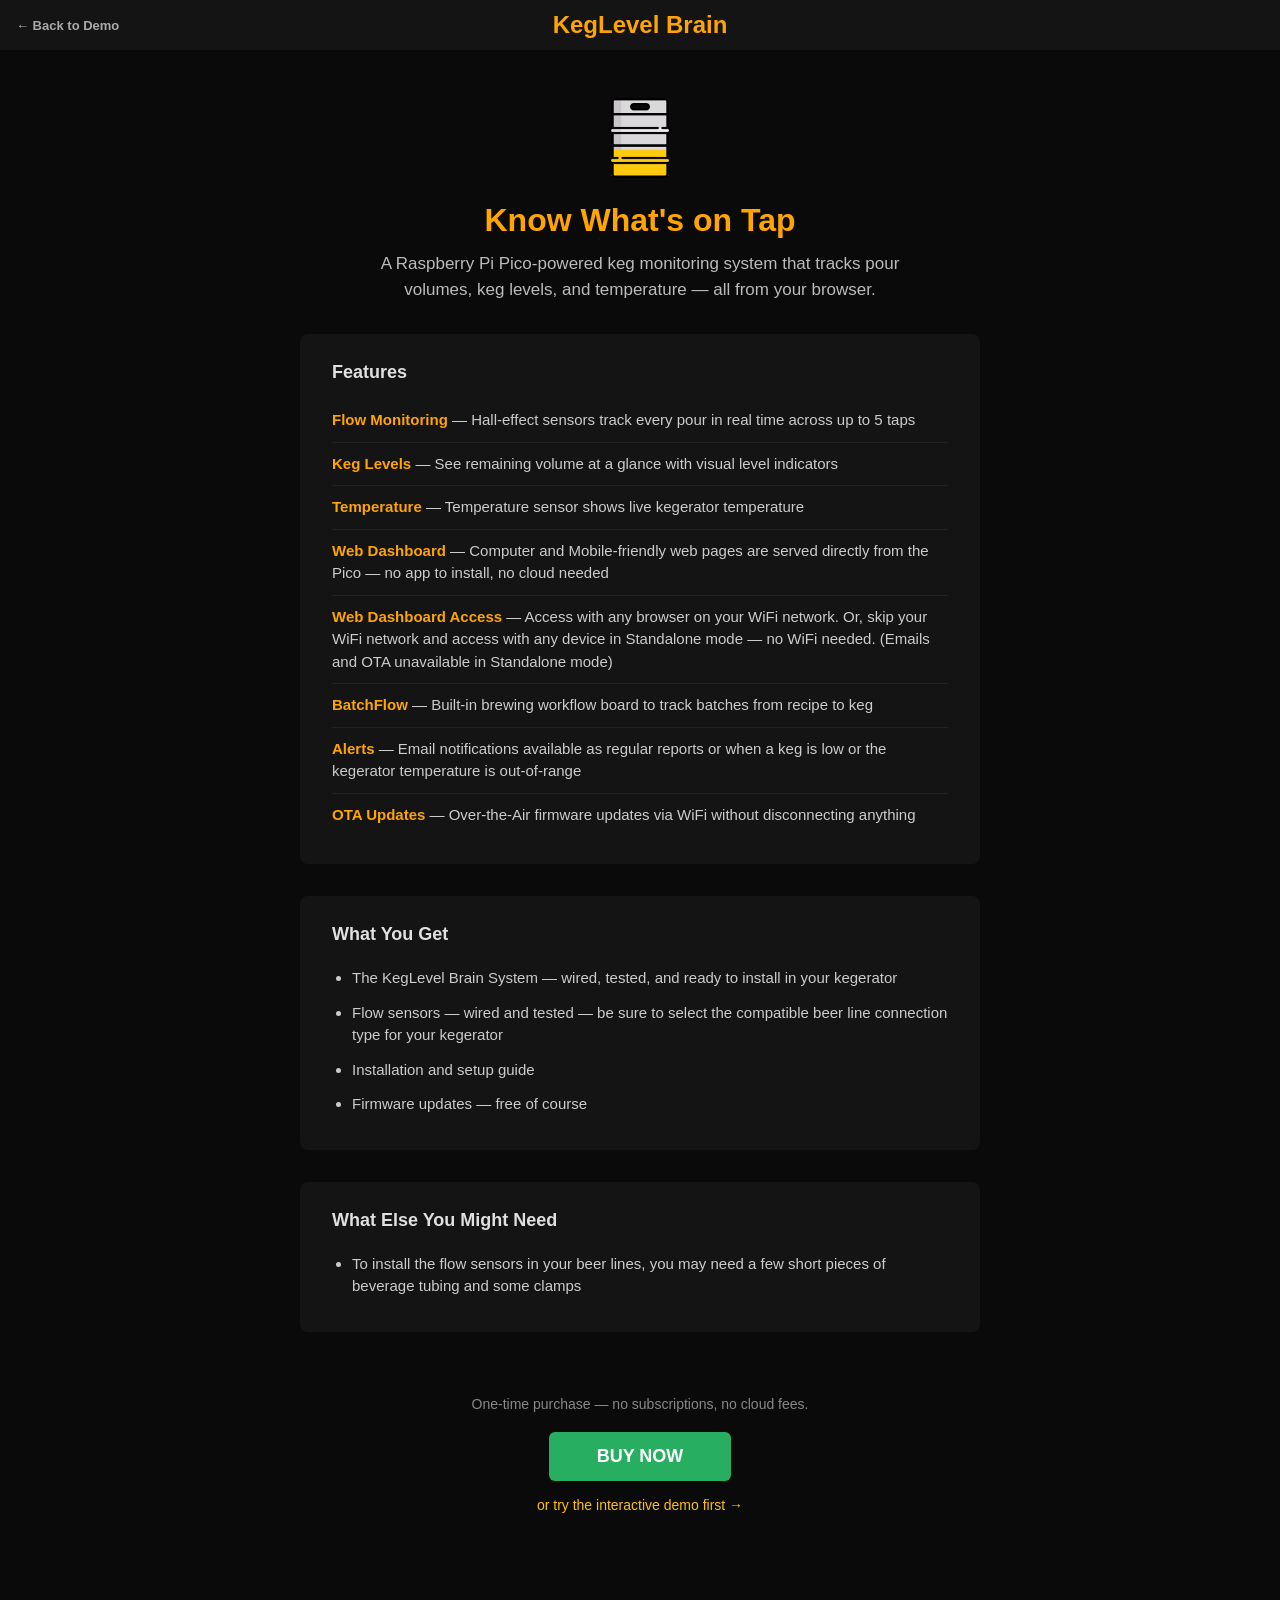
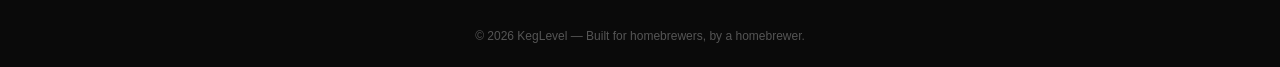
<file: purchase.html>
<!DOCTYPE html>
<html lang="en">
<head>
  <meta charset="UTF-8">
  <meta name="viewport" content="width=device-width, initial-scale=1.0">
  <title>KegLevel Brain — Purchase</title>
  <link rel="icon" href="assets/beer-keg.ico" type="image/x-icon">
  <link rel="icon" href="assets/beer-keg.png" type="image/png" sizes="32x32">
  <link rel="apple-touch-icon" href="assets/beer-keg.png">
  <style>
    * { box-sizing: border-box; margin: 0; padding: 0; }

    body {
      font-family: -apple-system, BlinkMacSystemFont, "Segoe UI", Roboto, sans-serif;
      background: #0a0a0a;
      color: #e0e0e0;
      min-height: 100vh;
      display: flex;
      flex-direction: column;
    }

    .page-wrap {
      max-width: 720px;
      margin: 0 auto;
      padding: 0 20px 60px;
      width: 100%;
    }

    /* ── Header ── */
    .purchase-header {
      background: #141414;
      padding: 0 16px;
      height: 50px;
      display: flex;
      align-items: center;
      justify-content: center;
      position: relative;
    }
    .purchase-header h1 {
      font-size: 24px;
      font-weight: 700;
      color: #ffa500;
    }
    .back-link {
      position: absolute;
      left: 16px;
      color: #aaa;
      text-decoration: none;
      font-size: 13px;
      font-weight: 600;
    }
    .back-link:hover { color: #fff; }

    /* ── Hero ── */
    .hero {
      text-align: center;
      padding: 48px 0 32px;
    }
    .hero-icon {
      width: 80px;
      height: 80px;
      margin-bottom: 20px;
    }
    .hero h2 {
      font-size: 32px;
      font-weight: 700;
      color: #ffa500;
      margin-bottom: 12px;
    }
    .hero .tagline {
      font-size: 17px;
      color: #bbb;
      max-width: 520px;
      margin: 0 auto;
      line-height: 1.5;
    }

    /* ── Features ── */
    .features {
      background: #141414;
      border-radius: 8px;
      padding: 28px 32px;
      margin-bottom: 32px;
    }
    .features h3 {
      font-size: 18px;
      font-weight: 700;
      color: #e0e0e0;
      margin-bottom: 16px;
    }
    .features ul {
      list-style: none;
      padding: 0;
    }
    .features li {
      padding: 10px 0;
      border-bottom: 1px solid #222;
      font-size: 15px;
      line-height: 1.5;
      color: #ccc;
    }
    .features li:last-child { border-bottom: none; }
    .features li .feat-label {
      color: #ffa500;
      font-weight: 600;
    }

    /* ── What's Included ── */
    .included {
      background: #141414;
      border-radius: 8px;
      padding: 28px 32px;
      margin-bottom: 32px;
    }
    .included h3 {
      font-size: 18px;
      font-weight: 700;
      color: #e0e0e0;
      margin-bottom: 16px;
    }
    .included ul {
      list-style: disc;
      padding-left: 20px;
    }
    .included li {
      padding: 6px 0;
      font-size: 15px;
      line-height: 1.5;
      color: #ccc;
    }

    /* ── CTA ── */
    .cta-section {
      text-align: center;
      padding: 32px 0;
    }
    .cta-section .price-note {
      font-size: 14px;
      color: #888;
      margin-bottom: 20px;
    }
    .btn-buy {
      display: inline-block;
      background: #27ae60;
      color: #fff;
      font-size: 18px;
      font-weight: 700;
      padding: 14px 48px;
      border: none;
      border-radius: 6px;
      cursor: pointer;
      text-decoration: none;
      transition: background 0.15s;
    }
    .btn-buy:hover { background: #2ecc71; }

    .cta-section .demo-link {
      display: block;
      margin-top: 16px;
      font-size: 14px;
      color: #ffc107;
      text-decoration: none;
    }
    .cta-section .demo-link:hover { color: #ffd54f; }

    /* ── Footer ── */
    .purchase-footer {
      text-align: center;
      padding: 24px 0;
      color: #555;
      font-size: 12px;
      margin-top: auto;
    }

    @media (max-width: 480px) {
      .hero h2 { font-size: 26px; }
      .features, .included { padding: 20px; }
      .btn-buy { padding: 14px 32px; font-size: 16px; }
    }
  </style>
</head>
<body>

  <header class="purchase-header">
    <a href="index.html" class="back-link">&larr; Back to Demo</a>
    <h1>KegLevel Brain</h1>
  </header>

  <div class="page-wrap">
    <section class="hero">
      <img src="assets/beer-keg.png" alt="KegLevel Brain" class="hero-icon">
      <h2>Know What's on Tap</h2>
      <p class="tagline">
        A Raspberry Pi Pico-powered keg monitoring system that tracks
        pour volumes, keg levels, and temperature &mdash; all from your browser.
      </p>
    </section>

    <section class="features">
      <h3>Features</h3>
      <ul>
        <li><span class="feat-label">Flow Monitoring</span> &mdash; Hall-effect sensors track every pour in real time across up to 5 taps</li>
        <li><span class="feat-label">Keg Levels</span> &mdash; See remaining volume at a glance with visual level indicators</li>
        <li><span class="feat-label">Temperature</span> &mdash; Temperature sensor shows live kegerator temperature</li>
        <li><span class="feat-label">Web Dashboard</span> &mdash; Computer and Mobile-friendly web pages are served directly from the Pico &mdash; no app to install, no cloud needed</li>
        <li><span class="feat-label">Web Dashboard Access</span> &mdash; Access with any browser on your WiFi network. Or, skip your WiFi network and access with any device in Standalone mode &mdash; no WiFi needed. (Emails and OTA unavailable in Standalone mode)</li>
        <li><span class="feat-label">BatchFlow</span> &mdash; Built-in brewing workflow board to track batches from recipe to keg</li>
        <li><span class="feat-label">Alerts</span> &mdash; Email notifications available as regular reports or when a keg is low or the kegerator temperature is out-of-range</li>
        <li><span class="feat-label">OTA Updates</span> &mdash; Over-the-Air firmware updates via WiFi without disconnecting anything</li>
      </ul>
    </section>

    <section class="included">
      <h3>What You Get</h3>
      <ul>
        <li>The KegLevel Brain System &mdash; wired, tested, and ready to install in your kegerator</li>
        <li>Flow sensors &mdash; wired and tested &mdash; be sure to select the compatible beer line connection type for your kegerator</li>
        <li>Installation and setup guide</li>
        <li>Firmware updates &mdash; free of course</li>
      </ul>
    </section>

    <section class="included">
      <h3>What Else You Might Need</h3>
      <ul>
        <li>To install the flow sensors in your beer lines, you may need a few short pieces of beverage tubing and some clamps</li>
      </ul>
    </section>

    <section class="cta-section">
      <p class="price-note">One-time purchase &mdash; no subscriptions, no cloud fees.</p>
      <a class="btn-buy" href="https://payhip.com/b/WoR7G" target="_blank">BUY NOW</a>
      <a class="demo-link" href="index.html">or try the interactive demo first &rarr;</a>
    </section>
  </div>

  <footer class="purchase-footer">
    &copy; 2026 KegLevel &mdash; Built for homebrewers, by a homebrewer.
  </footer>

</body>
</html>
</file>
<file: style.css>
* {
  box-sizing: border-box;
}

.hidden {
  display: none !important;
}

.modal-loading {
  pointer-events: none;
  opacity: 0.7;
}
.modal-loading .modal-loading-overlay {
  display: flex;
}
.modal-loading-overlay {
  display: none;
  position: absolute;
  inset: 0;
  align-items: center;
  justify-content: center;
  background: rgba(0,0,0,0.4);
  border-radius: inherit;
}
.modal-loading-spinner {
  width: 36px;
  height: 36px;
  border: 3px solid #333;
  border-top-color: #e5a128;
  border-radius: 50%;
  animation: modal-spin 0.8s linear infinite;
}
@keyframes modal-spin {
  to { transform: rotate(360deg); }
}
.btn-saving {
  pointer-events: none;
  opacity: 0.8;
}

body {
  margin: 0;
  font-family: -apple-system, BlinkMacSystemFont, "Segoe UI", Roboto, sans-serif;
  background: #0a0a0a;
  color: #e0e0e0;
  min-height: 100vh;
}

#app {
  width: 100%;
  max-width: 960px;
  margin: 0 auto;
  padding: 0;
  display: flex;
  flex-direction: column;
  min-height: 100vh;
}

/* Status label (used in dev-section) */
.status {
  font-size: 12px;
  color: #555;
}

.status.connected {
  color: #4ade80;
}

.status.offline {
  color: #f87171;
}

.status.searching {
  color: #737373;
}

/* Main header — title left, demo badges center, temp right */
.main-header {
  display: flex;
  align-items: center;
  padding: 0 16px;
  height: 50px;
  background: #141414;
  flex-shrink: 0;
}

.main-header h1 {
  margin: 0;
  font-size: 20px;
  font-weight: 700;
  color: #ffa500;
  white-space: nowrap;
  transition: color 0.3s;
}

.main-header:not(.connected) h1 {
  color: #999;
}

.demo-badges-row {
  display: flex;
  margin-left: auto;
  gap: 12px;
  padding-right: 16px;
  align-items: center;
}

.temp {
  font-size: 20px;
  font-weight: 700;
  color: #3399ff;
  white-space: nowrap;
}

/* Screens */
.screen {
  display: flex;
  flex-direction: column;
  min-height: 0;
}

.screen {
  flex: 1;
}

.screen.hidden {
  display: none;
}

/* Tap grid — fixed column count, centered, max 180px per card, squishes on narrow screens */
.tap-grid {
  display: grid;
  grid-template-columns: repeat(var(--active-taps, 5), minmax(0, 180px));
  justify-content: center;
  gap: 10px;
  padding: 10px;
  flex: 1;
  align-content: start;
}

.tap-card {
  cursor: pointer;
  background: #1a1a1a;
  border: 1px solid #2a2a2a;
  border-radius: 8px;
  padding: 10px;
  display: flex;
  flex-direction: column;
  gap: 6px;
  min-height: 340px;
  background: linear-gradient(180deg, #1f1f1f 0%, #141414 100%);
}

.tap-card.pouring {
  border-color: #22c55e;
  box-shadow: 0 0 16px rgba(34, 197, 94, 0.25);
}

.tap-card.offline {
  border-color: #222;
  opacity: 0.6;
}

/* Tap label — bold orange like Pico app */
.tap-card .tap-label {
  font-size: 18px;
  font-weight: 700;
  color: #ffa500;
  text-align: center;
}

.tap-card .beverage-name {
  font-size: 15px;
  font-weight: 600;
  color: #e8e8e8;
  text-align: center;
  min-height: 20px;
}

.tap-card .stats {
  font-size: 12px;
  color: #888;
  text-align: center;
  min-height: 18px;
}

/* Vertical keg gauge — silhouette with rounded ends, fill from bottom */
.tap-card .level-gauge {
  flex: 1;
  min-height: 95px;
  background: #0d0d0d;
  border-radius: 12px;
  overflow: hidden;
  position: relative;
  border: 2px solid #888;
  align-self: center;
  width: 50%;
  max-width: 80px;
}

.tap-card .level-gauge .level-fill {
  position: absolute;
  bottom: 0;
  left: 0;
  right: 0;
  background: #E5A128; /* fallback; overridden by SRM-based inline style */
  transition: height 0.3s ease;
  z-index: 0;
}

/* Double horizontal lines at 33% and 66% — always on top, solid light gray */
.tap-card .level-gauge::before,
.tap-card .level-gauge::after {
  content: '';
  position: absolute;
  left: -4px;
  right: -4px;
  height: 2px;
  background: #888;
  box-shadow: 0 2px 0 #888;
  pointer-events: none;
  z-index: 1;
}

.tap-card .level-gauge::before {
  bottom: 33.33%;
}

.tap-card .level-gauge::after {
  bottom: 66.66%;
}

.tap-card .keg-label {
  font-size: 13px;
  font-weight: 600;
  color: #737373;
  text-align: center;
  min-height: 18px;
}

.tap-card .remaining {
  font-size: 22px;
  font-weight: 700;
  color: #fff;
  text-align: center;
}

.tap-card .status {
  font-size: 13px;
  font-weight: 600;
  text-align: center;
}

.tap-card .status.idle {
  color: #737373;
}

.tap-card .status.pouring {
  color: #22c55e;
}

.tap-card .status.offline {
  color: #f87171;
}

.tap-card .pour-buttons {
  display: flex;
  gap: 6px;
  margin-top: 4px;
  flex-wrap: wrap;
}

.tap-card button.pour-btn {
  flex: 1;
  min-width: 0;
  padding: 6px 4px;
  font-size: 10px;
  font-weight: 600;
  background: #252525;
  color: #93c5fd;
  border: 1px solid #404040;
  border-radius: 4px;
  cursor: pointer;
}

.tap-card button.pour-btn:hover:not(:disabled) {
  background: #333;
  color: #bfdbfe;
}

.tap-card button.pour-btn:disabled {
  opacity: 0.4;
  cursor: not-allowed;
}

.tap-card.offline button.pour-btn {
  opacity: 0.4;
  pointer-events: none;
}

/* Top navigation bar */
.top-nav {
  display: flex;
  align-items: center;
  padding: 6px 10px;
  gap: 6px;
  background: #1a1a1a;
  border-bottom: 1px solid #262626;
  flex-shrink: 0;
}

.top-nav .nav-btn {
  flex: 1;
  padding: 8px 4px;
  font-size: 13px;
  font-weight: 700;
  color: #fff;
  background: #252525;
  border: 1px solid #333;
  border-radius: 4px;
  cursor: pointer;
}

.top-nav .nav-btn:hover:not(:disabled):not(.active) {
  background: #333;
}

.top-nav .nav-btn.active {
  background: #cc8400;
  color: #1a1a1a;
  border-color: #cc8400;
}

.top-nav .nav-btn.active:hover {
  color: #fff;
}

.top-nav .nav-btn:disabled {
  opacity: 0.6;
  cursor: default;
}

.top-nav .help-btn {
  width: 40px;
  padding: 8px 0;
  font-size: 18px;
  font-weight: 700;
  color: #fff;
  background: #26264d;
  border: 1px solid #333;
  border-radius: 4px;
  cursor: pointer;
}

.top-nav .help-btn:hover {
  background: #333366;
}

/* Sub-action bar — context-sensitive buttons beneath tab rows */
.sub-action-bar {
  display: flex;
  align-items: center;
  justify-content: flex-end;
  gap: 8px;
  padding: 8px 16px;
  background: #1e1e1e;
  border-bottom: 1px solid #2a2a2a;
  flex-shrink: 0;
}

.sub-action-bar.hidden {
  display: none;
}

.sub-btn {
  padding: 8px 16px;
  font-size: 13px;
  font-weight: 700;
  background: #252525;
  color: #e0e0e0;
  border: 1px solid #333;
  border-radius: 4px;
  cursor: pointer;
}

.sub-btn:hover:not(:disabled) {
  background: #333;
}

.sub-btn:disabled {
  opacity: 0.5;
  cursor: not-allowed;
}

.sub-btn-green {
  background: #166534;
  color: #fff;
  border: none;
}

.sub-btn-green:hover:not(:disabled) {
  background: #15803d;
}

.sub-btn-reload {
  background: #f59e0b;
  color: #1a1a1a;
  border: none;
}

.sub-btn-reload:hover:not(:disabled) {
  background: #fbbf24;
}

.sub-btn-red {
  background: #991b1b;
  color: #fff;
  border: none;
}

.sub-btn-red:hover:not(:disabled) {
  background: #b91c1c;
}

/* Screen headers (Kegs, Beverages) */
.screen-header {
  padding: 16px;
  background: #141414;
  border-bottom: 1px solid #222;
}

.screen-header h2 {
  margin: 0;
  font-size: 20px;
  font-weight: 700;
  color: #ffa500;
}

.screen-content {
  flex: 1;
  overflow: auto;
  padding: 16px;
}

.list-header {
  display: grid;
  gap: 12px;
  padding: 10px 12px;
  font-size: 13px;
  font-weight: 700;
  color: #888;
  border-bottom: 1px solid #333;
}

.list-header-kegs {
  grid-template-columns: 1fr 1fr 80px 120px;
}

.list-header-bevs {
  grid-template-columns: 1fr 60px 60px 50px 120px;
}

.list-body {
  margin-top: 8px;
}

.list-row {
  display: grid;
  gap: 12px;
  padding: 12px;
  align-items: center;
  background: #1a1a1a;
  border: 1px solid #2a2a2a;
  border-radius: 6px;
  margin-bottom: 8px;
  cursor: pointer;
}

.list-row:hover {
  background: #222;
  border-color: #444;
}

.list-row-keg {
  grid-template-columns: 1fr 1fr 80px 120px;
}

.list-row-bev {
  grid-template-columns: 1fr 60px 60px 50px 120px;
}

.list-row .row-name {
  font-weight: 600;
  color: #e0e0e0;
}

.list-row .row-meta {
  font-size: 14px;
  color: #888;
}

.list-row .row-actions {
  display: flex;
  gap: 8px;
}

.list-row .btn-edit,
.list-row .btn-delete {
  padding: 6px 12px;
  font-size: 12px;
  font-weight: 600;
  border-radius: 4px;
  border: none;
  cursor: pointer;
}

.list-row .btn-edit {
  background: #333;
  color: #93c5fd;
}

.list-row .btn-edit:hover {
  background: #444;
}

.list-row .btn-delete {
  background: #4a1515;
  color: #f87171;
}

.list-row .btn-delete:hover {
  background: #6b2020;
}


.keg-name-input {
  margin: 0 0 16px 0;
  padding: 10px 12px;
  background: #1e1e1e;
  border: 1px solid #444;
  border-radius: 4px;
  color: #e0e0e0;
  font-size: 14px;
}

.keg-calc-readonly {
  margin: 0 0 16px 0;
  padding: 10px 12px;
  background: #252525;
  border: 1px solid #444;
  border-radius: 4px;
  color: #22c55e;
  font-size: 16px;
  font-weight: 600;
}

.calc-hint {
  font-size: 12px;
  font-weight: 400;
  color: #666;
}

/* Keg modal: two-column rows for compact layout */
.keg-form-row {
  display: flex;
  gap: 12px;
  margin-bottom: 12px;
}

.keg-field {
  flex: 1;
  min-width: 0;
}

#form-keg .keg-field input,
#form-keg .keg-field .keg-calc-readonly {
  margin-bottom: 0;
}

/* Modals */
.modal {
  position: fixed;
  inset: 0;
  background: rgba(0, 0, 0, 0.7);
  display: flex;
  align-items: center;
  justify-content: center;
  z-index: 1000;
}

.modal.hidden {
  display: none;
}

.modal-content {
  position: relative;
  background: #1a1a1a;
  border: 1px solid #444;
  border-radius: 10px;
  padding: 24px;
  width: 90%;
  max-width: 400px;
  max-height: calc(100vh - 48px);
  overflow-y: auto;
}

.modal-content h3 {
  margin: 0 0 20px 0;
  font-size: 18px;
  color: #ffa500;
}

.modal-content label {
  display: block;
  font-size: 12px;
  font-weight: 600;
  color: #888;
  margin-bottom: 4px;
}

.modal-content input,
.modal-content select {
  width: 100%;
  padding: 10px 12px;
  margin-bottom: 16px;
  font-size: 14px;
  background: #252525;
  border: 1px solid #444;
  border-radius: 4px;
  color: #e0e0e0;
}

.modal-content select {
  cursor: pointer;
}

/* Beverage modal: Color (SRM) row with swatch */
.bev-srm-row {
  display: flex;
  align-items: center;
  gap: 12px;
  margin-bottom: 16px;
}

.bev-srm-row input {
  flex: 1;
  margin-bottom: 0;
}

.bev-srm-swatch {
  width: 48px;
  height: 48px;
  min-width: 48px;
  border-radius: 6px;
  border: 1px solid #444;
  background: #E5A128;
}

.modal-actions {
  display: flex;
  gap: 12px;
  justify-content: flex-end;
  margin-top: 20px;
}

.modal-actions .btn-cancel,
.modal-actions .btn-save,
.modal-actions .btn-delete {
  padding: 10px 20px;
  font-size: 14px;
  font-weight: 600;
  border-radius: 4px;
  cursor: pointer;
}

.modal-actions .btn-cancel {
  background: #333;
  color: #ccc;
  border: 1px solid #444;
}

.modal-actions .btn-cancel:hover {
  background: #444;
}

.modal-actions .btn-save {
  background: #166534;
  color: #fff;
  border: none;
}

.modal-actions .btn-save:hover {
  background: #15803d;
}

.modal-actions .btn-delete {
  background: #991b1b;
  color: #fff;
  border: none;
}

.modal-actions .btn-delete:hover {
  background: #b91c1c;
}

.modal-confirm p {
  margin: 0 0 20px 0;
  color: #e0e0e0;
}

.list-error {
  color: #f87171;
  padding: 16px;
}

/* Tap selector modal */
.modal-tap-select .tap-select-list {
  max-height: 320px;
  overflow-y: auto;
  margin-bottom: 16px;
}
.tap-select-loading {
  padding: 24px;
  text-align: center;
  color: #888;
}

.tap-select-row {
  display: block;
  width: 100%;
  padding: 14px 16px;
  font-size: 16px;
  font-weight: 600;
  color: #e0e0e0;
  background: #252525;
  border: none;
  border-bottom: 1px solid #333;
  cursor: pointer;
  text-align: left;
}

.tap-select-row:hover {
  background: #333;
}

.tap-select-row.tap-select-system {
  background: #2a2a2a;
  color: #93c5fd;
}

.tap-select-cancel {
  width: 100%;
}

/* Calibrate / Mark Empty modals */
.calibrate-grid {
  display: grid;
  grid-template-columns: 1fr auto;
  gap: 12px 24px;
  margin-bottom: 20px;
  font-size: 14px;
}

.calibrate-grid span:first-child {
  color: #888;
}

.calibrate-grid .cal-new-label {
  color: #22c55e;
  font-weight: 700;
}

.cal-new-value {
  font-size: 20px;
  font-weight: 700;
  color: #22c55e;
}

.cal-confirm-label {
  display: flex;
  align-items: center;
  gap: 12px;
  padding: 12px;
  background: rgba(34, 197, 94, 0.2);
  border-radius: 6px;
  margin-bottom: 20px;
  font-size: 14px;
  cursor: pointer;
}

.cal-confirm-label input {
  width: auto;
  margin: 0;
}

.keg-name-highlight {
  font-size: 18px;
  font-weight: 600;
  color: #ffa500;
  margin: 8px 0 20px 0;
}

/* SYSTEM tab — Active Taps, Units, DEMO */
.system-section {
  display: flex;
  flex-direction: column;
  gap: 12px;
}

.system-row {
  display: flex;
  align-items: center;
  gap: 10px;
}

.system-row label {
  font-size: 13px;
  font-weight: 600;
  color: #888;
  min-width: 80px;
}

.system-row select,
.system-row input[type="text"] {
  padding: 6px 10px;
  font-size: 14px;
  background: #1a1a1a;
  border: 1px solid #333;
  border-radius: 4px;
  color: #e0e0e0;
  cursor: pointer;
}


.wifi-mode-section {
  margin-top: 12px;
  padding-top: 12px;
  border-top: 1px solid #333;
}

.wifi-mode-section > label {
  display: block;
  font-size: 13px;
  color: #aaa;
  margin-bottom: 10px;
}

.wifi-mode-buttons {
  display: flex;
  gap: 8px;
}

.btn-wifi-reset {
  padding: 6px 16px;
  font-size: 13px;
  font-weight: 600;
  background: #4a1515;
  color: #f87171;
  border: 1px solid #6b2020;
  border-radius: 4px;
  cursor: pointer;
  flex: 1;
}

.btn-wifi-reset:hover:not(:disabled) {
  background: #6b2020;
}

.btn-wifi-reset:disabled {
  background: #333;
  color: #888;
  border-color: #444;
  cursor: default;
}

.main-header.standalone h1 {
  border: 2px solid currentColor;
  border-radius: 6px;
  padding: 2px 14px;
}

/* Dev-only section (hidden in production) */
.dev-section {
  margin-top: 20px;
  padding: 12px;
  border: 1px solid #991b1b;
  border-radius: 6px;
}

.dev-label {
  display: block;
  font-size: 11px;
  font-weight: 700;
  color: #f87171;
  margin-bottom: 10px;
  letter-spacing: 0.5px;
}

.btn-connect-dev {
  padding: 6px 14px;
  font-size: 13px;
  font-weight: 600;
  background: #991b1b;
  color: #fff;
  border: none;
  border-radius: 4px;
  cursor: pointer;
}

.btn-connect-dev:hover {
  background: #b91c1c;
}

.dev-section input[type="text"] {
  padding: 6px 10px;
  font-size: 14px;
  background: #1a1a1a;
  border: 1px solid #991b1b;
  border-radius: 4px;
  color: #e0e0e0;
  width: 140px;
}

.dev-section .status {
  display: block;
  margin-top: 8px;
}

/* Settings screen */
.settings-header {
  padding: 16px;
  background: #141414;
  border-bottom: 1px solid #222;
}

.settings-header h2 {
  margin: 0;
  font-size: 20px;
  font-weight: 700;
  color: #ffa500;
}

.settings-tabs {
  display: flex;
  gap: 4px;
  padding: 10px 16px;
  background: #1a1a1a;
  flex-wrap: wrap;
}

.settings-tab-btn {
  padding: 10px 16px;
  font-size: 14px;
  font-weight: 700;
  color: #888;
  background: #252525;
  border: 1px solid #333;
  border-radius: 4px;
  cursor: pointer;
}

.settings-tab-btn:hover {
  color: #ccc;
  background: #333;
}

.settings-tab-btn.active {
  color: #ffa500;
  background: #1a1a1a;
  border-color: #ffa500;
}

.settings-content {
  flex: 1;
  overflow-y: auto;
  padding: 16px;
}

.settings-pane {
  display: none;
}

.settings-pane.active {
  display: block;
}

.alerts-section {
  margin-bottom: 24px;
}

.alerts-section h3 {
  margin: 0 0 12px 0;
  font-size: 16px;
  color: #ffa500;
}

.alerts-section label {
  display: block;
  margin: 12px 0 4px 0;
  font-size: 13px;
  color: #888;
}

.alerts-section input[type="text"],
.alerts-section input[type="email"],
.alerts-section input[type="password"],
.alerts-section select {
  width: 100%;
  max-width: 400px;
  padding: 8px 12px;
  font-size: 14px;
  background: #1a1a1a;
  border: 1px solid #333;
  border-radius: 4px;
  color: #e0e0e0;
}

.alerts-section input[type="range"] {
  width: 100%;
  max-width: 300px;
  margin: 4px 0;
}

.alerts-sub-label {
  margin-top: 16px !important;
}

.alerts-checkbox-group {
  display: flex;
  flex-direction: column;
  gap: 6px;
  margin-top: 6px;
}

.alerts-checkbox {
  display: flex !important;
  align-items: center;
  gap: 8px;
  margin: 0 !important;
  font-size: 14px !important;
  color: #ccc !important;
  cursor: pointer;
}

.alerts-checkbox input[type="checkbox"] {
  width: 16px;
  height: 16px;
  accent-color: #ffa500;
  cursor: pointer;
}

.btn-secondary {
  margin-top: 16px;
  padding: 10px 20px;
  font-size: 14px;
  font-weight: 600;
  background: #2a4a6a;
  color: #e0e0e0;
  border: 1px solid #3a5a7a;
  border-radius: 4px;
  cursor: pointer;
}

.btn-secondary:hover {
  background: #3a5a8a;
}

.updates-version {
  font-size: 18px;
  font-weight: 600;
  color: #ffa500;
  margin-bottom: 8px;
}

.updates-note {
  color: #888;
  font-size: 14px;
  margin-bottom: 16px;
}

.ap-mode-notice {
  background: #3a2800;
  border: 1px solid #ffc107;
  border-radius: 8px;
  padding: 12px 16px;
  color: #ffc107;
  font-size: 13px;
  line-height: 1.5;
  margin-bottom: 16px;
}

.updates-log {
  background: #0d0d0d;
  border: 1px solid #333;
  border-radius: 4px;
  padding: 12px;
  font-family: monospace;
  font-size: 12px;
  color: #a0a0a0;
  min-height: 120px;
  max-height: 200px;
  overflow-y: auto;
  white-space: pre-wrap;
  word-break: break-all;
}

.ota-progress-bar {
  margin-top: 10px;
  height: 6px;
  background: #1a1a1a;
  border: 1px solid #333;
  border-radius: 3px;
  overflow: hidden;
}

.ota-progress-fill {
  height: 100%;
  width: 0%;
  background: #22c55e;
  border-radius: 3px;
  transition: width 0.3s ease;
}

.about-section {
  margin-bottom: 24px;
}

.about-support-row {
  display: flex;
  align-items: flex-start;
  gap: 24px;
}

.about-support-row > div {
  flex: 1;
  min-width: 0;
}

.about-support-img {
  width: 140px;
  height: 140px;
  object-fit: contain;
  flex-shrink: 0;
}

.about-section h3 {
  margin: 0 0 8px 0;
  font-size: 16px;
  color: #ffa500;
}

.about-section p {
  margin: 0;
  font-size: 14px;
  color: #ccc;
  line-height: 1.5;
}

.about-section a {
  color: #93c5fd;
  text-decoration: none;
}

.about-section a:hover {
  text-decoration: underline;
}

.cal-instructions {
  margin-bottom: 16px;
  color: #888;
}

.cal-tap-buttons {
  display: flex;
  gap: 8px;
  flex-wrap: wrap;
  margin-bottom: 20px;
}

.cal-tap-btn {
  padding: 12px 20px;
  font-size: 14px;
  font-weight: 600;
  background: #252525;
  color: #888;
  border: 1px solid #333;
  border-radius: 4px;
  cursor: pointer;
}

.cal-tap-btn:hover {
  background: #333;
  color: #ccc;
}

.cal-tap-btn.active {
  background: #2a4a6a;
  color: #93c5fd;
  border-color: #3a5a7a;
}

.cal-tap-btn.pouring {
  background: #1a4a1a;
  color: #22c55e;
  border-color: #2a6a2a;
}

.cal-tap-btn.wrong-pour {
  background: #4a1a1a;
  color: #f87171;
  border-color: #6a2a2a;
}

.cal-tap-column {
  display: flex;
  flex-direction: column;
  align-items: center;
  gap: 6px;
}

.cal-sim-buttons {
  display: flex;
  flex-direction: column;
  gap: 4px;
  width: 100%;
}

.cal-sim-buttons.hidden {
  display: none;
}

.cal-pour-btn {
  padding: 8px 12px;
  font-size: 12px;
  font-weight: 600;
  background: #333;
  color: #93c5fd;
  border: 1px solid #444;
  border-radius: 4px;
  cursor: pointer;
}

.cal-pour-btn:hover {
  background: #444;
}

.cal-main label {
  display: block;
  margin: 12px 0 4px 0;
  font-size: 13px;
  color: #888;
}

.cal-volume-row {
  display: flex;
  align-items: center;
  gap: 8px;
  margin: 4px 0;
}

.cal-volume-row input[type="range"] {
  flex: 1;
  min-width: 0;
}

.btn-cal-adjust {
  padding: 8px 12px;
  font-size: 14px;
  font-weight: 600;
  background: #252525;
  color: #e0e0e0;
  border: 1px solid #333;
  border-radius: 4px;
  cursor: pointer;
}

.btn-cal-adjust:hover {
  background: #333;
}

.cal-data-row {
  display: flex;
  gap: 12px;
  margin: 12px 0 16px 0;
  flex-wrap: wrap;
}

.cal-data-block {
  display: flex;
  flex-direction: column;
  gap: 4px;
  flex: 1;
  min-width: 100px;
}

.cal-data-block label {
  font-size: 13px;
  color: #888;
  margin: 0;
}

.cal-pulses {
  font-size: 24px;
  font-weight: 700;
  color: #ffa500;
}

.cal-data-block #cal-k-input {
  width: 100%;
  max-width: 120px;
  padding: 8px 12px;
  font-size: 16px;
  font-weight: 600;
  background: #252525;
  border: 1px solid #444;
  border-radius: 4px;
  color: #e0e0e0;
}

.cal-data-block #cal-k-input:not(:disabled)::-webkit-outer-spin-button,
.cal-data-block #cal-k-input:not(:disabled)::-webkit-inner-spin-button {
  opacity: 1;
}

.cal-data-block #cal-k-input:disabled {
  opacity: 0.7;
  cursor: not-allowed;
}

.cal-current-k {
  font-size: 18px;
  font-weight: 600;
  color: #ffa500;
}

.cal-checkbox-label {
  display: flex;
  align-items: center;
  gap: 8px;
  cursor: pointer;
  margin-top: 16px;
}

.cal-checkbox-label input {
  width: auto;
  margin: 0;
}

/* Leak detection */
.tap-card .status.leak { color: #f59e0b; font-weight: 700; }
.tap-card.leak { border-color: #f59e0b; box-shadow: 0 0 8px rgba(245,158,11,.35); }

/* Drip test button */
.pour-btn.drip-btn {
  background: #292524;
  border-color: #57534e;
  color: #a8a29e;
}
.pour-btn.drip-btn.dripping {
  background: #78350f;
  border-color: #f59e0b;
  color: #fbbf24;
  animation: drip-pulse 1.2s ease-in-out infinite;
}
@keyframes drip-pulse {
  0%, 100% { opacity: 1; }
  50% { opacity: .55; }
}

/* Demo badge & notice */
.demo-disabled {
  opacity: 0.45;
  pointer-events: none;
}

/* Learn More button in header */
.btn-learn-more {
  background: #ffc107;
  color: #000;
  font-size: 11px;
  font-weight: 700;
  padding: 4px 12px;
  border-radius: 4px;
  letter-spacing: 0.5px;
  text-decoration: none;
  white-space: nowrap;
  cursor: pointer;
  transition: background 0.15s;
}
.btn-learn-more:hover {
  background: #ffd54f;
}

/* Purchase button in header */
.btn-purchase {
  background: #22c55e;
  color: #000;
  font-size: 11px;
  font-weight: 700;
  padding: 4px 12px;
  border-radius: 4px;
  letter-spacing: 0.5px;
  text-decoration: none;
  white-space: nowrap;
  cursor: pointer;
  transition: background 0.15s;
}
.btn-purchase:hover {
  background: #4ade80;
}

/* Demo splash modal */
.modal-splash {
  max-width: 480px;
}
.modal-splash h3 {
  text-align: center;
}
.splash-list {
  margin: 12px 0 16px 0;
  padding-left: 20px;
  font-size: 13px;
  line-height: 1.7;
  color: #ccc;
}
.splash-cta {
  text-align: center;
  font-size: 13px;
  color: #aaa;
  margin-top: 8px;
}
.splash-cta a {
  color: #22c55e;
  text-decoration: none;
  font-weight: 600;
}
.splash-cta a:hover {
  text-decoration: underline;
}
.modal-splash .modal-actions {
  justify-content: center;
}


/* ---- Pour Log ---- */

.log-graph-toggle {
  display: flex;
  gap: 4px;
  margin-bottom: 12px;
}
.log-toggle-btn {
  background: #2a2a2a;
  color: #aaa;
  border: 1px solid #444;
  border-radius: 4px;
  padding: 6px 14px;
  font-size: 13px;
  cursor: pointer;
}
.log-toggle-btn.active {
  background: #3a3a3a;
  color: #ffc107;
  border-color: #ffc107;
}

.log-graph {
  background: #1a1a1a;
  border: 1px solid #333;
  border-radius: 6px;
  padding: 12px;
  margin-bottom: 16px;
  min-height: 120px;
}
.log-graph-bar-row {
  display: flex;
  align-items: center;
  margin-bottom: 4px;
  font-size: 13px;
}
.log-graph-label {
  width: 80px;
  text-align: right;
  padding-right: 8px;
  color: #aaa;
  flex-shrink: 0;
  white-space: nowrap;
  overflow: hidden;
  text-overflow: ellipsis;
}
.log-graph-track {
  flex: 1;
  height: 18px;
  background: #222;
  border-radius: 3px;
  overflow: hidden;
  position: relative;
}
.log-graph-fill {
  height: 100%;
  border-radius: 3px;
  min-width: 2px;
}
.log-graph-val {
  width: 60px;
  text-align: right;
  padding-left: 6px;
  color: #ccc;
  font-size: 12px;
  flex-shrink: 0;
}
.log-graph-empty {
  color: #666;
  font-size: 13px;
  text-align: center;
  padding: 20px 0;
}

.log-table-wrap {
  overflow-x: auto;
}
.log-table {
  width: 100%;
  border-collapse: collapse;
  font-size: 13px;
}
.log-table th {
  text-align: left;
  padding: 8px 6px;
  border-bottom: 2px solid #444;
  color: #aaa;
  font-weight: 600;
  white-space: nowrap;
  user-select: none;
}
.log-table th.sortable {
  cursor: pointer;
}
.log-table th.sortable:hover {
  color: #fff;
}
.log-table th.sort-active {
  color: #ffc107;
}
.log-table th.sort-active::after {
  content: ' \25B2';
  font-size: 10px;
}
.log-table th.sort-active.sort-desc::after {
  content: ' \25BC';
}
.log-table td {
  padding: 6px;
  border-bottom: 1px solid #2a2a2a;
  color: #ddd;
}
.log-table tr:hover td {
  background: #252525;
}
.log-table .log-no-data {
  text-align: center;
  color: #666;
  padding: 24px 6px;
}
</file>
<file: batchflow.css>
/* BatchFlow — Dark theme matching KegLevel Brain */

*, *::before, *::after { box-sizing: border-box; margin: 0; padding: 0; }

html, body {
  height: 100%;
  font-family: -apple-system, BlinkMacSystemFont, "Segoe UI", Roboto, sans-serif;
  background: #0a0a0a;
  color: #e0e0e0;
  overflow: hidden;
}

/* ---------- Header ---------- */

.bf-header {
  display: flex;
  align-items: center;
  justify-content: space-between;
  height: 50px;
  padding: 0 16px;
  background: #141414;
  border-bottom: 1px solid #222;
}

.bf-title {
  font-size: 22px;
  font-weight: 700;
  color: #3399ff;
}

.bf-help-btn {
  width: 40px;
  height: 34px;
  border: none;
  border-radius: 4px;
  background: #262666;
  color: #fff;
  font-size: 20px;
  font-weight: 700;
  cursor: pointer;
}
.bf-help-btn:hover { background: #3a3a8a; }

/* ---------- Status bar (dev mode) ---------- */

.bf-status-bar {
  display: flex;
  align-items: center;
  gap: 8px;
  padding: 6px 16px;
  background: #141414;
  border-bottom: 1px solid #222;
  font-size: 13px;
}

.bf-status-bar input {
  width: 140px;
  padding: 4px 8px;
  border: 1px solid #444;
  border-radius: 4px;
  background: #1a1a1a;
  color: #e0e0e0;
  font-size: 13px;
}

.bf-status-bar button {
  padding: 4px 12px;
  border: none;
  border-radius: 4px;
  background: #2563eb;
  color: #fff;
  font-size: 13px;
  cursor: pointer;
}

.bf-status { color: #888; }
.bf-status.connected { color: #22c55e; }

/* ---------- Board (column container) ---------- */

.bf-board {
  display: flex;
  height: calc(100vh - 50px);
  overflow: hidden;
}

body.bf-dev-mode .bf-board {
  height: calc(100vh - 50px - 38px);
}

/* ---------- Columns ---------- */

.bf-column {
  flex: 1 1 0;
  display: flex;
  flex-direction: column;
  min-width: 0;
  border-right: 1px solid #262626;
  background: #111;
  transition: flex 0.2s ease, min-width 0.2s ease;
}
.bf-column:last-child { border-right: none; }

.bf-column.collapsed {
  flex: 0 0 50px;
  min-width: 50px;
  max-width: 50px;
  background: #0d0d0d;
  cursor: pointer;
}

/* Column header (expanded) */
.bf-col-header {
  display: flex;
  align-items: center;
  justify-content: center;
  height: 40px;
  min-height: 40px;
  background: #0a0a0a;
  cursor: pointer;
  user-select: none;
  border-bottom: 1px solid #262626;
}

.bf-col-header-text {
  font-size: 16px;
  font-weight: 700;
  color: #fff;
  text-align: center;
}

.collapsed .bf-col-header { display: none; }

/* Column header (collapsed — vertical text) */
.bf-col-header-vert {
  display: none;
  writing-mode: vertical-lr;
  text-orientation: mixed;
  padding: 12px 0;
  font-size: 16px;
  font-weight: 700;
  color: #666;
  text-align: center;
  width: 100%;
  cursor: pointer;
  user-select: none;
  flex: 1;
  align-items: center;
  justify-content: flex-start;
}

.collapsed .bf-col-header-vert {
  display: flex;
}

/* Rename input */
.bf-rename-input {
  width: 80%;
  max-width: 200px;
  padding: 4px 8px;
  border: 1px solid #3399ff;
  border-radius: 3px;
  background: #1a1a1a;
  color: #fff;
  font-size: 16px;
  font-weight: 700;
  text-align: center;
  outline: none;
}

/* Add batch button */
.bf-add-btn {
  display: block;
  width: 100%;
  padding: 12px;
  border: none;
  background: #1e1e1e;
  color: #ccc;
  font-size: 15px;
  font-weight: 700;
  cursor: pointer;
  border-bottom: 1px solid #262626;
}
.bf-add-btn:hover { background: #2a2a2a; color: #fff; }

.collapsed .bf-add-btn { display: none; }

/* Card container (scrollable) */
.bf-card-list {
  flex: 1;
  overflow-y: auto;
  padding: 6px;
}

.collapsed .bf-card-list { display: none; }

.bf-card-list::-webkit-scrollbar { width: 8px; }
.bf-card-list::-webkit-scrollbar-track { background: #111; }
.bf-card-list::-webkit-scrollbar-thumb { background: #333; border-radius: 4px; }

/* ---------- Batch Cards ---------- */

.bf-card {
  position: relative;
  padding: 8px 10px;
  margin-bottom: 6px;
  border: 1px solid #444;
  border-radius: 4px;
  cursor: grab;
  user-select: none;
  transition: opacity 0.15s;
}
.bf-card:active { cursor: grabbing; }

.bf-card.dragging {
  opacity: 0.4;
}

.bf-card-row {
  display: flex;
  justify-content: space-between;
  align-items: baseline;
}

.bf-card-name {
  font-size: 14px;
  font-weight: 700;
  white-space: nowrap;
  overflow: hidden;
  text-overflow: ellipsis;
  flex: 1;
  min-width: 0;
}

.bf-card-style {
  font-size: 13px;
  font-style: italic;
  color: inherit;
  opacity: 0.8;
  white-space: nowrap;
  overflow: hidden;
  text-overflow: ellipsis;
  flex: 1;
  min-width: 0;
}

.bf-card-stats {
  font-size: 13px;
  margin-left: 8px;
  white-space: nowrap;
  opacity: 0.8;
}

.bf-card-edit {
  position: absolute;
  top: 4px;
  right: 4px;
  width: 24px;
  height: 24px;
  border: none;
  border-radius: 3px;
  background: rgba(0,0,0,0.3);
  color: inherit;
  font-size: 13px;
  cursor: pointer;
  opacity: 0;
  transition: opacity 0.15s;
  display: flex;
  align-items: center;
  justify-content: center;
}
.bf-card:hover .bf-card-edit { opacity: 1; }

/* Drag-over drop indicator */
.bf-card-list.drag-over {
  background: rgba(51, 153, 255, 0.04);
}

.bf-drop-indicator {
  height: 3px;
  background: #3399ff;
  border-radius: 2px;
  margin: 2px 0;
  transition: opacity 0.1s;
}

/* ---------- In-column panels (selector, editor) ---------- */

.bf-panel {
  display: none;
  flex-direction: column;
  background: #141414;
  position: absolute;
  inset: 0;
  z-index: 5;
}
.bf-panel.active { display: flex; }

.bf-panel-header {
  padding: 10px 12px;
  font-size: 15px;
  font-weight: 700;
  color: #3399ff;
  background: #0d0d0d;
  border-bottom: 1px solid #262626;
}

.bf-panel-body {
  flex: 1;
  overflow-y: auto;
  padding: 0;
}

.bf-panel-footer {
  display: flex;
  border-top: 1px solid #262626;
}

.bf-panel-footer button {
  flex: 1;
  padding: 12px;
  border: none;
  font-size: 14px;
  font-weight: 700;
  cursor: pointer;
  color: #fff;
}

/* Beverage list items in selector */
.bf-bev-item {
  display: block;
  width: 100%;
  padding: 10px 14px;
  border: none;
  border-bottom: 1px solid #262626;
  background: #1a1a1a;
  color: #e0e0e0;
  font-size: 14px;
  font-weight: 600;
  text-align: left;
  cursor: pointer;
}
.bf-bev-item:hover { background: #252525; }

.bf-bev-new {
  background: #1a2a1a;
  color: #4ade80;
}
.bf-bev-new:hover { background: #223322; }

/* Editor form */
.bf-editor-form {
  padding: 14px;
  display: flex;
  flex-direction: column;
  gap: 12px;
  flex: 1;
  overflow-y: auto;
}

.bf-field label {
  display: block;
  font-size: 12px;
  color: #999;
  margin-bottom: 4px;
}

.bf-field input[type="text"] {
  width: 100%;
  padding: 8px 10px;
  border: 1px solid #444;
  border-radius: 4px;
  background: #1a1a1a;
  color: #fff;
  font-size: 14px;
}

.bf-field-slider {
  display: flex;
  align-items: center;
  gap: 6px;
}

.bf-field-slider input[type="range"] {
  flex: 1;
  accent-color: #3399ff;
}

.bf-field-slider .bf-fine-btn {
  width: 32px;
  height: 32px;
  border: 1px solid #444;
  border-radius: 4px;
  background: #1e1e1e;
  color: #88bbff;
  font-size: 16px;
  font-weight: 700;
  cursor: pointer;
  display: flex;
  align-items: center;
  justify-content: center;
}
.bf-fine-btn:hover { background: #2a2a2a; }

.bf-field-value {
  font-size: 14px;
  font-weight: 700;
  color: #3399ff;
  min-width: 50px;
  text-align: right;
}

.bf-field-srm-row {
  display: flex;
  align-items: center;
  gap: 8px;
}

.bf-srm-preview {
  width: 24px;
  height: 24px;
  border-radius: 4px;
  border: 1px solid #444;
}

/* Editor footer buttons */
.bf-editor-footer {
  display: flex;
  flex-direction: column;
  gap: 4px;
  border-top: 1px solid #262626;
}

.bf-editor-footer .bf-btn-row {
  display: flex;
}

.bf-editor-footer button {
  flex: 1;
  padding: 12px;
  border: none;
  font-size: 14px;
  font-weight: 700;
  cursor: pointer;
  color: #fff;
}

/* ---------- Buttons ---------- */

.bf-btn {
  padding: 10px 20px;
  border: none;
  border-radius: 4px;
  font-size: 14px;
  font-weight: 700;
  cursor: pointer;
  color: #fff;
}

.bf-btn-cancel { background: #444; }
.bf-btn-cancel:hover { background: #555; }

.bf-btn-save { background: #166534; }
.bf-btn-save:hover { background: #1a7a3e; }

.bf-btn-danger { background: #991b1b; }
.bf-btn-danger:hover { background: #b91c1c; }

.bf-btn-delete { background: #5a1a1a; }
.bf-btn-delete:hover { background: #6b2020; }

.bf-btn-primary { background: #2563eb; }
.bf-btn-primary:hover { background: #3b82f6; }

/* ---------- Trash dock ---------- */

.bf-trash {
  position: fixed;
  bottom: -60px;
  left: 0;
  right: 0;
  height: 60px;
  background: rgba(180, 30, 30, 0.92);
  display: flex;
  align-items: center;
  justify-content: center;
  transition: bottom 0.2s ease;
  z-index: 20;
  border-top: 2px solid rgba(255,255,255,0.15);
}

.bf-trash.visible {
  bottom: 0;
}

.bf-trash.drag-hover {
  background: rgba(220, 40, 40, 0.95);
}

.bf-trash-label {
  font-size: 20px;
  font-weight: 700;
  color: #fff;
}

/* ---------- Help overlay ---------- */

.bf-overlay {
  position: fixed;
  inset: 0;
  background: rgba(0, 0, 0, 0.7);
  z-index: 100;
  display: flex;
  align-items: center;
  justify-content: center;
}

.bf-overlay-content {
  background: #1a1a1a;
  border: 1px solid #333;
  border-radius: 8px;
  width: 90%;
  max-width: 600px;
  max-height: 80vh;
  display: flex;
  flex-direction: column;
}

.bf-overlay-header {
  display: flex;
  align-items: center;
  justify-content: space-between;
  padding: 16px 20px;
  border-bottom: 1px solid #333;
}

.bf-overlay-header h2 {
  font-size: 20px;
  color: #3399ff;
}

.bf-overlay-close {
  width: 36px;
  height: 36px;
  border: none;
  border-radius: 4px;
  background: #333;
  color: #fff;
  font-size: 22px;
  cursor: pointer;
}
.bf-overlay-close:hover { background: #444; }

.bf-overlay-body {
  padding: 20px;
  overflow-y: auto;
  font-size: 14px;
  line-height: 1.7;
  color: #ccc;
}

.bf-overlay-body h3 {
  color: #ffa500;
  margin: 18px 0 8px;
  font-size: 16px;
}
.bf-overlay-body h3:first-child { margin-top: 0; }

.bf-overlay-body ul {
  margin-left: 20px;
  margin-bottom: 10px;
}

.bf-overlay-body li {
  margin-bottom: 4px;
}

/* Confirm dialog */
.bf-confirm-dialog {
  background: #1a1a1a;
  border: 2px solid #3399ff;
  border-radius: 8px;
  padding: 24px;
  width: 90%;
  max-width: 420px;
  text-align: center;
}

.bf-confirm-dialog p {
  font-size: 16px;
  font-weight: 600;
  margin-bottom: 20px;
}

.bf-confirm-buttons {
  display: flex;
  gap: 12px;
  justify-content: center;
}

.bf-confirm-buttons button {
  min-width: 120px;
}

/* Demo badge */
.demo-badge {
  background: #ffc107;
  color: #000;
  font-size: 11px;
  font-weight: 700;
  padding: 2px 8px;
  border-radius: 4px;
  letter-spacing: 1px;
  margin-left: 8px;
  vertical-align: middle;
  flex-shrink: 0;
}
</file>
